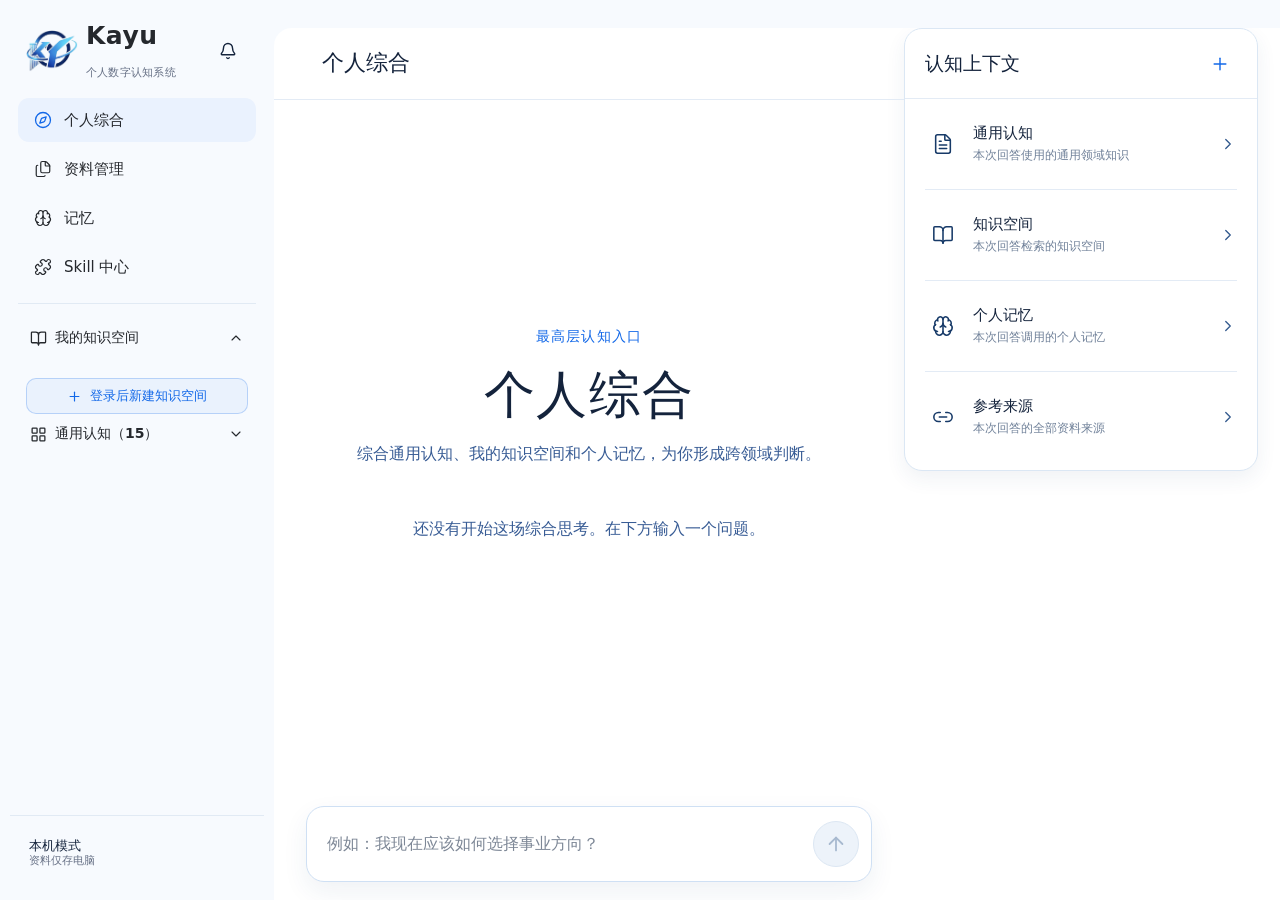
<file: cloud.html>
<!doctype html>
<html lang="zh-CN">
  <head>
    <meta charset="UTF-8" />
    <meta name="viewport" content="width=device-width, initial-scale=1.0" />
    <meta name="theme-color" content="#ffffff" />
    <link rel="icon" type="image/png" href="/assets/kaiyun-logo-aYBAQoxv.png" />
    <title>楷云·个人认知系统</title>
    <script type="module" crossorigin src="/assets/cloud-BvUhWHc9.js"></script>
    <link rel="modulepreload" crossorigin href="/assets/kaiyun-logo-DI6HD0B-.js">
    <link rel="modulepreload" crossorigin href="/assets/globals-vFHPML9I.js">
    <link rel="modulepreload" crossorigin href="/assets/SkillCenterPage-CsjnlOpw.js">
    <link rel="stylesheet" crossorigin href="/assets/globals-BIHWUQiD.css">
    <link rel="stylesheet" crossorigin href="/assets/SkillCenterPage-BXe6NwIH.css">
    <link rel="stylesheet" crossorigin href="/assets/cloud-CEEgpFyu.css">
  </head>
  <body>
    <div id="root"></div>
  </body>
</html>
</file>
<file: assets/globals-BIHWUQiD.css>
:root{--color-background:#fff;--color-surface:#fff;--color-surface-muted:#f6f7f9;--color-text:#25282d;--color-muted:#667085;--color-border:#dce3ec;--color-accent:#1268e8;--color-primary:#1268e8;--color-primary-soft:#eef4fd;--color-primary-pressed:#e3edfc;--color-knowledge:#278c7a;--color-knowledge-soft:#edf7f4;--color-knowledge-pressed:#deefe9;--color-intelligence:#7057d9;--color-intelligence-soft:#f2effb;--color-intelligence-pressed:#e8e1f8;--color-selected:#eef0f2;--color-danger:#b5443d;--font-ui:"Inter", "PingFang SC", "Microsoft YaHei", "Noto Sans SC", system-ui, sans-serif;--font-reading:"PingFang SC", "Microsoft YaHei", "Noto Sans SC", system-ui, sans-serif;--space-1:4px;--space-2:8px;--space-3:12px;--space-4:16px;--space-5:24px;--space-6:32px;--space-7:48px;--space-8:64px;--radius-sm:6px;--radius-md:10px;--content-max-width:1180px;font-family:var(--font-ui);color:var(--color-text);background:var(--color-background);font-synthesis:none;text-rendering:optimizelegibility}*{box-sizing:border-box}html,body,#root{max-width:100%;overflow-x:hidden}.sr-only{white-space:nowrap;clip:rect(0, 0, 0, 0);border:0;width:1px;height:1px;margin:-1px;padding:0;position:absolute;overflow:hidden}body{background:var(--color-background);min-width:320px;min-height:100vh;margin:0}button,input,textarea{font:inherit}.app-shell{background:var(--color-background);flex-direction:column;height:100dvh;min-height:0;display:flex;overflow:hidden}.app-shell .brand-header{flex:none}.app-shell__body{flex:1;min-height:0;display:flex}.app-shell--conversation .app-shell__body,.app-shell--workspace .app-shell__body{background:#f7fafe}.app-sidebar{overscroll-behavior:contain;scrollbar-width:none;-ms-overflow-style:none;min-height:0;overflow-y:auto}.brand-header{height:96px;padding:0 var(--space-6);border-bottom:1px solid var(--color-border);background:var(--color-surface);justify-content:space-between;align-items:center;display:flex}.brand-header__identity,.brand-header__profile,.app-sidebar__item{align-items:center;display:inline-flex}.brand-header__identity{gap:var(--space-3)}.brand-header__logo{object-fit:contain;width:56px;height:48px;display:block}.brand-header__name{letter-spacing:.02em;font-size:28px;font-weight:750}.brand-header__subtitle{margin-left:var(--space-2);color:var(--color-muted);letter-spacing:.04em;font-size:14px}.brand-header__profile{width:38px;height:38px;color:var(--color-text);border:1px solid var(--color-border);cursor:pointer;background:0 0;border-radius:50%;justify-content:center}.brand-header__mobile-menu,.app-shell__backdrop,.app-sidebar__mobile-header{display:none}.brand-header__actions{border:1px solid var(--color-border);background:#ffffffd1;border-radius:16px;align-items:center;gap:6px;padding:4px;display:flex}.brand-header__actions button{font:inherit;cursor:pointer}.brand-header__actions .brand-header__nav-button{--nav-tone:var(--color-primary);--nav-tone-soft:var(--color-primary-soft);width:38px;height:38px;color:var(--color-text);background:0 0;border:1px solid #0000;border-radius:12px;place-items:center;padding:0;transition:color .16s,background .16s,border-color .16s,transform .16s;display:inline-grid;position:relative}.brand-header__actions .brand-header__nav-button:hover,.brand-header__actions .brand-header__nav-button:focus-visible,.brand-header__actions .brand-header__nav-button[aria-current=page]{color:var(--nav-tone);background:var(--nav-tone-soft);border-color:var(--color-border)}.brand-header__nav-button--knowledge{--nav-tone:var(--color-knowledge);--nav-tone-soft:var(--color-knowledge-soft)}.brand-header__nav-button--intelligence{--nav-tone:var(--color-intelligence);--nav-tone-soft:var(--color-intelligence-soft)}.brand-header__actions .brand-header__nav-button:hover{transform:translateY(-1px)}.brand-header__nav-button:after{z-index:20;color:#fff;white-space:nowrap;pointer-events:none;content:attr(data-tooltip);opacity:0;background:#20252c;border-radius:7px;padding:5px 8px;font-size:11px;font-weight:600;line-height:1;transition:opacity .14s,transform .14s;position:absolute;top:calc(100% + 9px);left:50%;transform:translate(-50%,-3px)}.brand-header__nav-button:hover:after,.brand-header__nav-button:focus-visible:after{opacity:1;transform:translate(-50%)}.brand-header__actions .brand-header__account{min-width:142px;min-height:44px;color:var(--color-text);text-align:left;background:var(--color-surface);border:1px solid var(--color-border);border-radius:13px;align-items:center;gap:8px;padding:5px 13px;transition:border-color .16s,box-shadow .16s,transform .16s;display:inline-flex;box-shadow:0 3px 10px #1e37540f}.brand-header__actions .brand-header__account:hover,.brand-header__actions .brand-header__account:focus-visible{border-color:#9ebfe9;transform:translateY(-1px);box-shadow:0 5px 15px #1e5ba421}.brand-header__actions .brand-header__account[data-account-state=guest]{color:#fff;background:var(--color-accent);border-color:var(--color-accent)}.brand-header__account-wrap{position:relative}.announcement-popover-wrap{display:inline-grid;position:relative}.announcement-popover{z-index:70;color:#14233c;background:#fffffffa;border:1px solid #dce7f3;border-radius:16px;width:min(300px,100vw - 28px);padding:16px;animation:.15s ease-out account-menu-enter;position:absolute;top:calc(100% + 10px);right:0;box-shadow:0 18px 48px #18365b24}.announcement-popover-wrap--sidebar .announcement-popover{width:auto;top:calc(100% + 8px);left:16px;right:16px}.announcement-popover__heading{justify-content:space-between;align-items:flex-start;gap:14px;display:flex}.announcement-popover__heading>div{gap:4px;display:grid}.announcement-popover__heading span:first-child{color:#1268e8;letter-spacing:.08em;font-size:11px;font-weight:750}.announcement-popover__heading h2{margin:0;font-size:18px;line-height:1.25}.announcement-popover__status{color:#55708f;white-space:nowrap;background:#edf4fe;border-radius:999px;flex:none;padding:5px 8px;font-size:11px}.announcement-popover p{color:#60738d;border-top:1px solid #e3ebf5;margin:14px 0 0;padding-top:14px;font-size:13px;line-height:1.65}.brand-header__account-menu{z-index:60;width:min(292px,100vw - 32px);color:var(--color-text);background:#fffffffa;border:1px solid #dce7f3;border-radius:16px;padding:16px;animation:.15s ease-out account-menu-enter;position:absolute;top:calc(100% + 12px);right:0;box-shadow:0 18px 48px #18365b29}.brand-header__account-menu:before{content:"";background:linear-gradient(90deg,#166ee8,#69b8ff);border-radius:999px;height:2px;position:absolute;top:0;left:18px;right:18px}.brand-header__account-menu-identity{align-items:center;gap:12px;padding:2px 2px 14px;display:flex}.brand-header__account-menu-avatar{width:40px;height:40px;color:var(--color-accent);background:var(--color-selected);border-radius:12px;flex:0 0 40px;place-items:center;display:inline-grid}.brand-header__account-menu-identity>div{gap:4px;min-width:0;display:grid}.brand-header__account-menu-identity strong,.brand-header__account-menu-identity span{text-overflow:ellipsis;white-space:nowrap;overflow:hidden}.brand-header__account-menu-identity strong{font-size:15px}.brand-header__account-menu-identity span{color:var(--color-muted);letter-spacing:.03em;font-family:ui-monospace,SFMono-Regular,Consolas,monospace;font-size:12px}.brand-header__account-menu-membership{border-top:1px solid var(--color-border);border-bottom:1px solid var(--color-border);justify-content:space-between;align-items:center;gap:16px;padding:12px 2px;display:flex}.brand-header__account-menu-membership span{color:var(--color-muted);font-size:13px}.brand-header__account-menu-membership strong{color:var(--color-accent);font-size:13px}.brand-header__account-menu-usage{min-height:42px;color:var(--color-text);background:#f4f7fb;border-radius:10px;grid-template-columns:auto 1fr auto;align-items:center;gap:10px;margin-top:8px;padding:0 10px;display:grid}.brand-header__account-menu-usage strong{color:var(--color-muted);font-size:13px;font-weight:500}.brand-header__actions .brand-header__account-menu-action{width:100%;min-height:42px;color:var(--color-text);text-align:left;background:0 0;border:0;border-radius:10px;grid-template-columns:auto 1fr auto;align-items:center;gap:10px;margin-top:8px;padding:0 10px;display:grid}.brand-header__actions .brand-header__account-menu-action:hover,.brand-header__actions .brand-header__account-menu-action:focus-visible{color:var(--color-accent);background:var(--color-selected)}@keyframes account-menu-enter{0%{opacity:0;transform:translateY(-5px)scale(.985)}to{opacity:1;transform:translateY(0)scale(1)}}@media (prefers-reduced-motion:reduce){.brand-header__account-menu{animation:none}}.brand-header__account-copy{gap:2px;min-width:0;display:grid}.brand-header__account-primary,.brand-header__account-secondary{text-overflow:ellipsis;white-space:nowrap;overflow:hidden}.brand-header__account-primary{font-size:13px;font-weight:700;line-height:1.1}.brand-header__account-secondary{color:var(--color-muted);font-size:11px;line-height:1.1}.brand-header__account[data-account-state=guest] .brand-header__account-secondary{color:#ffffffc7}.app-sidebar{padding:var(--space-6) var(--space-4) var(--space-5);border-right:1px solid var(--color-border);background:#fffdf875;flex-direction:column;flex:0 0 286px;justify-content:flex-start;display:flex}.app-sidebar__primary{gap:var(--space-2);display:grid}.app-sidebar__secondary{margin-top:var(--space-5);padding-top:var(--space-4);border-top:1px solid var(--color-border)}.app-sidebar__item{--nav-tone:var(--color-primary);--nav-tone-soft:var(--color-primary-soft);--nav-tone-pressed:var(--color-primary-pressed);gap:var(--space-3);width:100%;min-height:44px;padding:0 var(--space-4);color:var(--color-text);text-align:left;border-radius:var(--radius-md);cursor:pointer;background:0 0;border:0;font-size:15px;transition:color .16s,background-color .16s,transform .16s}.app-sidebar__item:focus-visible:not(:disabled){background:var(--nav-tone-soft);outline:none}.app-sidebar__item--memory{--nav-tone:var(--color-knowledge);--nav-tone-soft:var(--color-knowledge-soft);--nav-tone-pressed:var(--color-knowledge-pressed)}.app-sidebar__item--skills{--nav-tone:var(--color-intelligence);--nav-tone-soft:var(--color-intelligence-soft);--nav-tone-pressed:var(--color-intelligence-pressed)}.app-sidebar__item--personal{font-weight:600}.app-sidebar__item--selected{color:var(--color-text);background:var(--nav-tone-soft)}@media (hover:hover) and (pointer:fine){.app-sidebar__item:hover:not(:disabled){background:var(--nav-tone-soft);transform:translateY(-1px)}.app-sidebar__item:hover:not(:disabled) svg{color:var(--nav-tone)}}.app-sidebar__item:active:not(:disabled){background:var(--nav-tone-pressed);transform:translateY(1px)}.app-sidebar__item:focus-visible:not(:disabled) svg,.app-sidebar__item:active:not(:disabled) svg{color:var(--nav-tone)}@media (prefers-reduced-motion:reduce){.app-sidebar__item{transition:none}.app-sidebar__item:hover:not(:disabled),.app-sidebar__item:active:not(:disabled){transform:none}}.app-sidebar__item--selected svg{color:var(--nav-tone)}.app-sidebar__item:focus-visible,.brand-header__profile:focus-visible{box-shadow:0 0 0 3px color-mix(in srgb, var(--nav-tone,var(--color-primary)) 20%, transparent)}.app-sidebar__note{justify-items:center;gap:var(--space-3);padding:var(--space-4) var(--space-2);color:var(--color-muted);text-align:center;display:grid}.category-navigation__toggle,.category-item{width:100%;color:var(--color-text);cursor:pointer;background:0 0;border:0;align-items:center;display:flex}.category-navigation__toggle{gap:var(--space-2);min-height:40px;padding:0 var(--space-3);color:var(--color-text);text-align:left;font-size:14px;font-weight:600}.category-navigation__toggle:focus-visible,.category-item:focus-visible{box-shadow:0 0 0 3px color-mix(in srgb, var(--color-knowledge) 22%, transparent);outline:none}.category-navigation__toggle:hover{color:var(--color-knowledge);background:var(--color-knowledge-soft);border-radius:var(--radius-sm)}.category-navigation__chevron{margin-left:auto;transition:transform .16s}.category-navigation__chevron--open{transform:rotate(180deg)}.category-navigation__items{margin-top:var(--space-2);gap:2px;display:grid}.knowledge-space-navigation__row{grid-template-columns:minmax(0,1fr) 44px;align-items:center;gap:2px;display:grid}.knowledge-space-navigation__archive{white-space:nowrap;width:44px;height:30px;color:var(--color-muted);border-radius:var(--radius-sm);cursor:pointer;background:0 0;border:0;place-items:center;padding:0;font-size:12px;display:grid}.knowledge-space-navigation__archive:hover{color:var(--color-text);background:var(--color-selected)}.knowledge-space-navigation__archive:focus-visible{outline:0;box-shadow:0 0 0 3px #1268e82e}.knowledge-space-navigation__archive:disabled,.knowledge-space-navigation__row .category-item:disabled{cursor:wait;opacity:.58}@media (hover:hover) and (pointer:fine){.knowledge-space-navigation__archive{opacity:0;pointer-events:none}.knowledge-space-navigation__row:hover .knowledge-space-navigation__archive,.knowledge-space-navigation__row:focus-within .knowledge-space-navigation__archive{opacity:1;pointer-events:auto}.knowledge-space-navigation__row:hover .knowledge-space-navigation__archive:disabled,.knowledge-space-navigation__row:focus-within .knowledge-space-navigation__archive:disabled{opacity:.58}}@media (any-pointer:coarse){.knowledge-space-navigation__archive{opacity:1;pointer-events:auto;min-height:44px}}.knowledge-space-navigation__create{width:calc(100% - var(--space-4));justify-content:center;align-items:center;gap:var(--space-2);min-height:36px;margin:var(--space-3) var(--space-2) 0;padding:0 var(--space-3);color:var(--color-primary);border-radius:var(--radius-md);background:#1268e80d;border:1px solid #1268e83d;font-size:13px;font-weight:600;display:flex}.knowledge-space-navigation__create:hover{background:#1268e81a}.knowledge-space-navigation__create:focus-visible,.knowledge-space-navigation__form input:focus-visible,.knowledge-space-navigation__form button:focus-visible{outline:0;box-shadow:0 0 0 3px #1268e82e}.knowledge-space-navigation__form{gap:var(--space-3);margin:var(--space-3) var(--space-2) 0;padding:var(--space-3);border-radius:var(--radius-md);background:#f7faff;border:1px solid #1268e829;display:grid}.knowledge-space-navigation__form label{gap:var(--space-2);color:var(--color-text);font-size:12px;font-weight:600;display:grid}.knowledge-space-navigation__form input,.knowledge-space-navigation__form button{min-width:0;min-height:36px;padding:0 var(--space-3);border-radius:var(--radius-sm)}.knowledge-space-navigation__form input{background:var(--color-surface);border:1px solid var(--color-border);width:100%}.knowledge-space-navigation__form button{color:var(--color-surface);background:var(--color-primary);font-size:12px;font-weight:600}.knowledge-space-navigation__form button:disabled{color:#708096;background:#dfe6ef}.category-item{gap:var(--space-3);min-height:34px;padding:0 var(--space-3) 0 var(--space-5);color:var(--color-text);text-align:left;border-radius:var(--radius-sm);font-size:13px}.knowledge-space-navigation__row .category-item{min-width:0}.knowledge-space-navigation__row .category-item>span:last-child{text-overflow:ellipsis;white-space:nowrap;overflow:hidden}.category-item:hover{color:var(--color-text);background:var(--color-knowledge-soft)}.category-item--selected{color:var(--color-text);background:var(--color-knowledge-soft);box-shadow:inset 2px 0 var(--color-knowledge)}.category-item__dot{border:1px solid #c6cdd7;border-radius:50%;flex:0 0 5px;width:5px;height:5px}.category-item--selected .category-item__dot{background:var(--color-knowledge);border-color:var(--color-knowledge)}.conversation-history__item{border-radius:var(--radius-sm);grid-template-columns:minmax(0,1fr) 34px;min-height:34px;display:grid;position:relative}.conversation-history__item:hover{background:#2f5d5012}.conversation-history__item--selected{color:var(--color-surface);background:var(--color-text)}.conversation-history__restore,.conversation-history__menu-button{color:inherit;cursor:pointer;background:0 0;border:0}.conversation-history__restore{align-items:center;gap:var(--space-3);min-width:0;padding:0 0 0 var(--space-5);text-align:left;font-size:13px;display:flex}.conversation-history__restore span:last-child{text-overflow:ellipsis;white-space:nowrap;overflow:hidden}.conversation-history__actions{place-items:center;display:grid;position:relative}.conversation-history__menu-button{border-radius:var(--radius-sm);place-items:center;width:28px;height:28px;display:grid}.conversation-history__menu-button:hover{background:#808ea02e}.conversation-history__restore:focus-visible,.conversation-history__menu-button:focus-visible,.conversation-history__menu button:focus-visible{outline:none;box-shadow:0 0 0 3px #1268e833}.conversation-history__item--selected .category-item__dot{background:var(--color-primary);border-color:var(--color-primary)}.conversation-history__menu{z-index:5;background:var(--color-surface);border:1px solid var(--color-border);border-radius:var(--radius-sm);min-width:72px;padding:4px;position:absolute;top:30px;right:2px;box-shadow:0 8px 24px #19233024}.conversation-history__menu button{width:100%;min-height:32px;padding:0 var(--space-3);color:#b42318;text-align:left;border-radius:var(--radius-sm);cursor:pointer;background:0 0;border:0}.conversation-history__menu button:hover{background:#fff1f0}.app-sidebar__note p{font-family:var(--font-reading);margin:0;font-size:13px;line-height:1.9}.app-shell__main{flex:1;min-width:0;min-height:0}.app-shell__main--document{overscroll-behavior:contain;scrollbar-width:none;-ms-overflow-style:none;overflow:hidden auto}.app-shell__main--conversation{background:var(--color-surface);min-width:0;min-height:0;box-shadow:none;border:0;border-radius:18px 0 0;margin:28px 0 0;overflow:hidden}.app-shell__main--workspace{overscroll-behavior:contain;background:var(--color-surface);min-width:0;min-height:0;box-shadow:none;scrollbar-width:none;-ms-overflow-style:none;border:0;border-radius:18px 0 0;margin:28px 0 0;overflow:hidden auto}.welcome-panel{min-height:calc(100vh - 76px);padding:var(--space-8);text-align:center;place-content:center;display:grid}.welcome-panel__ornament{margin-bottom:var(--space-6);color:var(--color-accent);letter-spacing:.5em}.welcome-panel h1{max-width:760px;font-family:var(--font-reading);margin:0;font-size:clamp(30px,4vw,48px);font-weight:600;line-height:1.45}.welcome-panel p{margin:var(--space-5) 0 0;color:var(--color-muted);font-size:16px;line-height:1.8}.chat-workspace{width:min(100%,980px);min-height:calc(100vh - 96px);margin:0 auto;padding:clamp(36px,7vw,88px) clamp(20px,6vw,80px) 64px}.chat-workspace.chat-workspace--scrolling{text-align:left;grid-template-rows:minmax(0,1fr) auto;align-content:stretch;justify-items:stretch;width:min(100%,980px);min-width:0;max-width:980px;height:100%;min-height:0;padding:0 clamp(20px,6vw,80px);display:grid;position:relative;overflow:hidden}.chat-workspace__scroll-region{overscroll-behavior:contain;scrollbar-width:none;-ms-overflow-style:none;scrollbar-gutter:auto;min-width:0;min-height:0;overflow:hidden auto}.app-sidebar::-webkit-scrollbar{width:0;height:0}.app-shell__main--document::-webkit-scrollbar{width:0;height:0}.app-shell__main--workspace::-webkit-scrollbar{width:0;height:0}.chat-workspace__scroll-region::-webkit-scrollbar{width:0;height:0}.chat-workspace__scroll-region:focus-visible{outline-offset:-2px;outline:2px solid #1268e859}.chat-workspace__scroll-content{width:100%;min-width:0;padding:clamp(36px, 7vw, 88px) 0 var(--space-8)}.chat-workspace--scrolling.cloud-chat-workspace--empty .chat-workspace__scroll-region{display:grid}.chat-workspace--scrolling.cloud-chat-workspace--empty .chat-workspace__scroll-content{padding-top:var(--space-8);padding-bottom:var(--space-8);text-align:center;align-self:center}.chat-workspace__composer{z-index:2;min-width:0;padding:var(--space-4) 0 max(var(--space-4), env(safe-area-inset-bottom));background:linear-gradient(180deg, #fffdf800 0%, var(--color-background) 24%);display:grid;position:relative}.chat-workspace__return-bottom{z-index:3;bottom:calc(104px + env(safe-area-inset-bottom));min-height:36px;padding:0 var(--space-4);color:var(--color-primary);background:var(--color-surface);cursor:pointer;border:1px solid #bfd2ee;border-radius:999px;align-items:center;gap:6px;font-size:13px;font-weight:600;display:inline-flex;position:absolute;left:50%;transform:translate(-50%);box-shadow:0 10px 28px #21529429}.chat-workspace__return-bottom:hover{background:#f1f6fd}.chat-workspace__return-bottom:focus-visible{outline:2px solid var(--color-primary);outline-offset:2px}.chat-workspace__intro{max-width:720px;margin-bottom:var(--space-8)}.personal-workspace__intro{border:0}.personal-workspace--empty{text-align:center;grid-template-columns:minmax(0,1fr);align-content:center;justify-items:center;width:100%;max-width:none;padding-top:clamp(48px,7vh,80px);padding-bottom:clamp(48px,7vh,80px);display:grid}.personal-workspace--empty .personal-workspace__intro{margin:0 auto clamp(56px,8vh,88px);width:min(100%,760px);margin-inline:auto}.personal-workspace--empty .chat-workspace__eyebrow{color:var(--color-primary);letter-spacing:.08em;font-size:14px;font-weight:600}.personal-workspace--empty .chat-workspace__intro h1{margin:var(--space-5) 0 var(--space-4);color:var(--color-text);letter-spacing:.04em;font-size:clamp(42px,5vw,58px);font-weight:600;line-height:1.2}.personal-workspace--empty .chat-workspace__intro p,.personal-workspace--empty .chat-workspace__empty{color:#385c95;font-size:16px}.personal-workspace--empty .chat-workspace__empty{width:100%;margin-bottom:var(--space-5);border:0;padding:0}.personal-workspace--empty .chat-workspace__empty p{color:inherit}.cloud-chat-workspace--empty{text-align:center;grid-template-columns:minmax(0,1fr);align-content:center;justify-items:center;width:100%;max-width:none;padding-top:clamp(48px,7vh,80px);padding-bottom:clamp(48px,7vh,80px);display:grid}.cloud-chat-workspace--empty .cloud-chat-workspace__intro{width:min(100%,760px);margin:0 auto clamp(56px,8vh,88px);margin-inline:auto}.cloud-chat-workspace--empty .chat-workspace__eyebrow{color:var(--color-primary);letter-spacing:.08em;font-size:14px;font-weight:600}.cloud-chat-workspace--empty .chat-workspace__intro h1{margin:var(--space-5) 0 var(--space-4);color:var(--color-text);letter-spacing:.04em;font-size:clamp(42px,5vw,58px);font-weight:600;line-height:1.2}.cloud-chat-workspace--empty .chat-workspace__intro p,.cloud-chat-workspace--empty .chat-workspace__empty{color:#385c95;font-size:16px}.cloud-chat-workspace--empty .chat-workspace__empty{width:100%;margin-bottom:var(--space-5);border:0;padding:0}.cloud-chat-workspace--empty .chat-workspace__empty p{color:inherit}.answer-sections--personal .answer-section--highlight{border-top-color:var(--color-primary)}.chat-workspace__eyebrow{color:var(--color-accent);letter-spacing:.14em;font-size:12px}.chat-workspace__intro h1,.chat-workspace__intro-title{margin:var(--space-3) 0 var(--space-4);font-family:var(--font-reading);font-size:clamp(32px,5vw,52px);font-weight:600}.chat-workspace__intro p,.chat-workspace__empty p,.chat-workspace__error{color:var(--color-muted);margin:0;line-height:1.8}.knowledge-space-toolbar{margin-top:var(--space-4);align-items:center;display:flex}.cloud-chat-workspace--empty .knowledge-space-toolbar{justify-content:center}.knowledge-space-toolbar__rename,.knowledge-space-toolbar__form button{min-height:36px;padding:0 var(--space-4);color:var(--color-primary);background:var(--color-surface);cursor:pointer;border:1px solid #bfd2ee;border-radius:999px}.knowledge-space-toolbar__rename:hover,.knowledge-space-toolbar__form button:hover{background:#f1f6fd}.knowledge-space-toolbar__form{align-items:end;gap:var(--space-3);text-align:left;display:flex}.knowledge-space-toolbar__form label{color:var(--color-muted);gap:6px;font-size:13px;display:grid}.knowledge-space-toolbar__form input{min-height:38px;padding:0 var(--space-3);color:var(--color-text);background:var(--color-surface);border:1px solid var(--color-border);border-radius:var(--radius-sm)}.knowledge-space-toolbar__form input:focus-visible,.knowledge-space-toolbar__rename:focus-visible,.knowledge-space-toolbar__form button:focus-visible{outline:2px solid var(--color-primary);outline-offset:2px}.knowledge-space-toolbar__form button:disabled{cursor:not-allowed;opacity:.5}.memory-page{width:min(100%,1200px);margin:0 auto;padding:52px 58px 72px}.memory-page__header{margin-bottom:62px}.memory-page__header h1{margin:0 0 var(--space-3);color:var(--color-text);letter-spacing:.02em;font-size:44px;font-weight:600}.memory-page__header p,.memory-confirm p,.memory-item p,.memory-list__empty{color:var(--color-muted);line-height:1.8}.memory-page__header p{margin:0;font-size:16px}.memory-page__view-switch{margin-top:var(--space-5);border:1px solid var(--color-border);background:#f0f3f8;border-radius:10px;gap:2px;padding:4px;display:inline-flex}.memory-page__view-switch button{min-width:76px;min-height:36px;padding:0 var(--space-4);color:var(--color-muted);cursor:pointer;font:inherit;background:0 0;border:0;border-radius:7px}.memory-page__view-switch button[aria-pressed=true]{color:#0d47c6;background:#fff;font-weight:600;box-shadow:0 1px 3px #0f172a1a}.memory-page__view-switch button:focus-visible,.memory-graph__toolbar select:focus-visible,.memory-graph__toolbar button:focus-visible,.memory-graph__detail button:focus-visible{outline:2px solid var(--color-primary);outline-offset:2px}.memory-pending{margin-bottom:60px}.memory-pending>h2{margin:0 0 var(--space-5);font-size:24px;font-weight:600}.memory-confirm{justify-content:space-between;align-items:center;gap:var(--space-6);min-height:96px;padding:var(--space-5) var(--space-6);background:var(--color-surface);border:1px solid #cbd5e5;border-radius:9px;display:flex}.memory-confirm p,.memory-item p{margin:0}.memory-confirm p{color:var(--color-text);font-size:16px}.memory-confirm__actions{gap:var(--space-2);flex:none;display:flex}.memory-confirm button,.memory-item__delete{min-height:46px;padding:0 var(--space-5);color:#fff;background:var(--color-primary);border:1px solid var(--color-primary);cursor:pointer;border-radius:8px}@media (width<=760px){.memory-page{padding:36px 28px 56px}.memory-page__header{margin-bottom:44px}.memory-confirm{flex-direction:column;align-items:flex-start}}.settings-page{width:min(100%,820px);margin:0 auto;padding:clamp(36px,7vw,80px) clamp(20px,6vw,72px) 64px}.settings-page--overview{width:min(100%,1160px);padding:52px 68px 72px}.settings-page__header{margin-bottom:var(--space-7)}.settings-page__header h1{margin:0 0 var(--space-3);letter-spacing:.02em;font-size:44px;font-weight:600}.settings-page__header p{color:var(--color-muted);margin:0;line-height:1.7}.materials-page{width:min(100%,1200px);padding:52px 68px 72px}.materials-page__header{margin-bottom:var(--space-7)}.materials-page__header h1{margin:0 0 var(--space-3);color:var(--color-text);letter-spacing:.02em;font-size:44px;font-weight:600}.materials-page__header p{color:var(--color-muted);margin:0}.materials-page__import-button{align-items:center;gap:var(--space-2);min-height:46px;margin-top:var(--space-6);padding:0 var(--space-5);color:#fff;background:var(--color-primary);border:1px solid var(--color-primary);cursor:pointer;border-radius:8px;font-size:15px;display:inline-flex}.cloud-consent-summary{align-items:center;gap:var(--space-4);min-height:62px;margin-bottom:var(--space-6);padding:0 var(--space-5);color:var(--color-text);border:1px solid #cbd8ed;border-radius:9px;display:flex}.cloud-consent-summary>svg{width:22px;height:22px}.cloud-consent-summary__body{align-items:center;gap:var(--space-7);min-width:0;display:flex}.cloud-consent-summary h2,.cloud-consent-summary span{margin:0;font-size:15px}.cloud-consent-summary h2 a{color:var(--color-text)}.cloud-consent-summary span{color:var(--color-primary)}.cloud-consent-summary button{color:var(--color-text);border:1px solid var(--color-border);cursor:pointer;background:0 0;border-radius:6px;padding:6px 10px}.materials-page__tabs{gap:var(--space-7);margin:0 0 var(--space-4);border-bottom:1px solid var(--color-border);display:flex}.materials-page__tabs button{min-height:50px;color:var(--color-muted);cursor:pointer;background:0 0;border:0;padding:0 4px;font-size:15px;position:relative}.materials-page__tabs button[aria-selected=true]{color:var(--color-primary);font-weight:600}.materials-page__tabs button[aria-selected=true]:after{content:"";background:var(--color-primary);height:2px;position:absolute;bottom:-1px;left:0;right:0}.materials-list{display:grid}.materials-list__item{align-items:center;gap:var(--space-4);border-bottom:1px solid var(--color-border);grid-template-columns:56px minmax(0,1fr) auto 86px;min-height:104px;display:grid}.materials-list__icon{width:48px;height:48px;color:var(--color-text);border:1px solid #d5deed;border-radius:9px;place-items:center;display:grid}.materials-list__icon svg{stroke-width:1.7px;width:26px;height:26px}.materials-list__body h2,.materials-list__body p{margin:0}.materials-list__body h2{margin-bottom:var(--space-2);font-size:19px;font-weight:600}.materials-list__body h2 a{color:var(--color-text)}.materials-list__body p,.materials-list__item time{color:var(--color-muted);font-size:13px}.materials-list__item time{font-variant-numeric:tabular-nums;white-space:nowrap}.materials-list__status{min-width:72px;color:var(--color-primary);text-align:center;background:#edf4ff;border-radius:8px;padding:8px 10px;font-size:13px}@media (width<=900px){.materials-page{padding:36px 28px 56px}.materials-list__item{grid-template-columns:52px minmax(0,1fr) auto}.materials-list__item time{display:none}}@media (width<=620px){.materials-page__header h1{font-size:36px}.cloud-consent-summary__body{flex-direction:column;align-items:flex-start;gap:2px}.materials-page__tabs{gap:var(--space-4);overflow-x:auto}.materials-list__item{gap:var(--space-3);padding:var(--space-4) 0;grid-template-columns:44px minmax(0,1fr)}.materials-list__icon{width:40px;height:40px}.materials-list__status{grid-column:2;justify-self:start}}.cloud-consent__document,.cloud-consent__providers,.cloud-consent__decision,.cloud-consent__action-error,.cloud-consent__dialog{padding:var(--space-5) 0;border-top:1px solid var(--color-border)}.cloud-consent__document h2,.cloud-consent__providers h2,.cloud-consent__decision h2,.cloud-consent__dialog h2,.cloud-consent__provider h3{font-family:var(--font-reading)}.cloud-consent__document p,.cloud-consent__providers p,.cloud-consent__decision p,.cloud-consent__decision li,.cloud-consent__action-error p,.cloud-consent__provider p{color:var(--color-muted);line-height:1.8}.cloud-consent__provider{padding:var(--space-4) 0}.cloud-consent__actions{gap:var(--space-3);flex-wrap:wrap;display:flex}.cloud-consent__actions button,.cloud-consent__decision>button{padding:var(--space-2) var(--space-4);color:var(--color-surface);background:var(--color-text);border:1px solid var(--color-text);border-radius:var(--radius-sm);cursor:pointer}.cloud-consent__actions .button-secondary,.cloud-consent__decision>.button-secondary{color:var(--color-text);border-color:var(--color-border);background:0 0}.cloud-consent__actions button:disabled,.cloud-consent__decision>button:disabled{cursor:not-allowed;opacity:.45}.cloud-consent__dialog{width:min(100%,520px);padding:var(--space-5);background:var(--color-surface);border:1px solid var(--color-accent);border-radius:var(--radius-md);margin:0}.cloud-consent__dialog-backdrop{z-index:10;padding:var(--space-5);background:#1a383052;place-items:center;display:grid;position:fixed;inset:0}.settings-status-list{display:grid}.settings-section{min-width:0;padding:var(--space-6) 0;border-top:1px solid var(--color-border)}.settings-section>h2,.settings-sync__header h2{margin:0 0 var(--space-4);font-size:22px;font-weight:600}.material-import,.material-import-gate{margin:var(--space-6) 0 var(--space-8);padding:var(--space-5) 0;border-top:2px solid var(--color-accent);border-bottom:1px solid var(--color-border)}.material-import__header h2,.material-import__header p,.material-import__success h3,.material-import__success p{margin:0}.material-import__header h2,.material-import fieldset legend,.material-import__success h3{font-family:var(--font-reading)}.material-import__header>span{color:var(--color-accent);letter-spacing:.12em;font-size:12px}.material-import__header h2{margin:var(--space-2) 0;font-size:24px}.material-import__header p,.material-import__success p{color:var(--color-muted);line-height:1.7}.material-import__grid{gap:var(--space-4);margin-top:var(--space-5);grid-template-columns:repeat(3,minmax(0,1fr));display:grid}.material-import fieldset{gap:var(--space-2);min-width:0;height:100%;padding:var(--space-4);border:1px solid var(--color-border);border-radius:var(--radius-md);margin:0;display:grid}.material-import label{margin-top:var(--space-2);font-size:13px}.material-import input,.material-import select{width:100%;min-width:0;color:var(--color-text);background:var(--color-surface);border:1px solid var(--color-border);border-radius:var(--radius-sm);padding:9px 10px}.material-import button{margin-top:var(--space-3);color:var(--color-surface);background:var(--color-text);border:1px solid var(--color-text);border-radius:var(--radius-sm);cursor:pointer;padding:9px 12px}.material-import button:disabled{cursor:not-allowed;opacity:.45}.material-import__success,.material-import__error{margin-top:var(--space-4);padding:var(--space-4);border:1px solid var(--color-accent);border-radius:var(--radius-sm)}.material-import__error{color:var(--color-danger);border-color:var(--color-danger)}.local-media-import{margin-bottom:var(--space-6);padding-bottom:var(--space-6);border-bottom:1px solid var(--color-border)}.local-media-import form{max-width:560px;margin-top:var(--space-5)}.local-media-job,.local-media-transcript{margin:var(--space-6) 0;padding:var(--space-5) 0;border-top:1px solid var(--color-border)}.local-media-job progress{width:min(100%,520px)}.local-media-job .settings-actions{gap:var(--space-3);flex-wrap:wrap;display:flex}.local-media-job button,.local-media-transcript button{border:1px solid var(--color-border);border-radius:var(--radius-sm);cursor:pointer;padding:8px 12px}.local-media-job .button-danger{color:var(--color-danger);background:var(--color-surface);border-color:var(--color-danger)}.local-media-transcript audio{width:min(100%,720px);margin:var(--space-4) 0;display:block}.local-media-transcript__segments{gap:var(--space-3);padding:0;list-style:none;display:grid}.local-media-transcript__segments li{align-items:start;gap:var(--space-3);grid-template-columns:auto auto minmax(0,1fr);line-height:1.7;display:grid}@media (width<=760px){.material-import__grid{grid-template-columns:1fr}}.settings-status-item{align-items:center;gap:var(--space-5);min-height:48px;padding:var(--space-2) 0;grid-template-columns:minmax(160px,1fr) minmax(120px,auto);display:grid}.settings-status-item h3,.settings-status-item p{margin:0}.settings-status-item h3{font-size:15px;font-weight:500}.settings-status-item p{color:var(--color-muted);font-size:14px}.settings-status-item--service{grid-template-columns:minmax(160px,1fr) minmax(180px,1.2fr) minmax(100px,auto)}.settings-status-value{color:#087a4f;justify-self:end;font-size:14px;font-weight:500}.status-badge{color:var(--color-text);border:1px solid var(--color-border);border-radius:999px;flex:none;padding:5px 10px;font-size:12px}.status-badge--ready{border-color:var(--color-text)}.status-badge--processing{border-color:var(--color-accent)}.status-badge--degraded{border-color:var(--color-danger)}.settings-sync{padding-bottom:0}.settings-sync__header{justify-content:space-between;align-items:flex-start;gap:var(--space-5);margin-bottom:var(--space-5);display:flex}.settings-sync__header>div{min-width:0}.settings-sync__header h2,.settings-sync__header p,.settings-sync__group h3,.settings-sync__group p{margin:0}.settings-sync__header h2{margin-bottom:var(--space-2)}.settings-sync__header p{color:var(--color-muted);overflow-wrap:anywhere;font-size:13px;line-height:1.7}.settings-sync__groups{margin-top:var(--space-6);grid-template-columns:repeat(3,minmax(0,1fr));display:grid}.settings-sync__group{min-width:0;padding:0 var(--space-6);border-left:1px solid var(--color-border)}.settings-sync__group:first-child{border-left:0;padding-left:0}.settings-sync__group h3{margin-bottom:var(--space-2);color:var(--color-muted);font-size:14px;font-weight:500}.settings-sync__group strong{margin-bottom:var(--space-1);font-variant-numeric:tabular-nums;font-size:30px;font-weight:500;display:block}.settings-sync__group p{color:var(--color-muted);font-size:13px}.memory-confirm .button-secondary,.memory-item__delete{color:var(--color-muted);border-color:var(--color-border);background:0 0}.memory-list{display:grid}.memory-list__heading{justify-content:flex-start;align-items:center;gap:var(--space-4);border-bottom:1px solid var(--color-border);min-height:52px;display:flex}.memory-list__heading h2{margin:0;font-size:24px;font-weight:600}.memory-list__heading span{color:var(--color-muted);font-size:14px}.memory-item{align-items:center;gap:var(--space-4);border-bottom:1px solid var(--color-border);grid-template-columns:minmax(0,1fr) auto;min-height:78px;padding:0 2px;display:grid}.memory-item__summary{align-items:center;gap:var(--space-4);min-width:0;padding:var(--space-3) 2px;color:inherit;text-align:left;cursor:pointer;background:0 0;border:0;border-radius:10px;grid-template-columns:minmax(180px,240px) minmax(0,1fr) auto;display:grid}.memory-item__summary:hover{background:#f7faff}.memory-item__summary:focus-visible{outline:2px solid var(--color-primary);outline-offset:2px}.memory-item__kind{color:var(--color-text);font-size:16px;font-weight:600}.memory-item__meta{gap:4px;display:grid}.memory-item__meta span{color:var(--color-muted);font-size:13px}.memory-item__content{min-width:0;color:var(--color-text);overflow-wrap:anywhere;-webkit-line-clamp:2;-webkit-box-orient:vertical;font-size:15px;line-height:1.7;display:-webkit-box;overflow:hidden}.memory-item__content[data-expanded=true]{display:block;overflow:visible}.memory-item__toggle{color:var(--color-primary);white-space:nowrap;font-size:13px}.memory-item__delete{width:auto;min-height:40px;padding:0 var(--space-4);color:#5d6470;place-items:center;display:grid}.memory-item__delete svg{stroke-width:1.7px;width:20px;height:20px}.memory-graph{min-width:0;overflow:hidden}.memory-graph__toolbar{border-bottom:1px solid #e2ebf7;justify-content:space-between;align-items:center;gap:20px;min-height:58px;margin-bottom:18px;padding-bottom:18px;display:flex}.memory-graph__toolbar-main,.memory-graph__toolbar-actions{align-items:center;gap:12px;min-width:0;display:flex}.memory-graph__filter{color:#1268e8;background:0 0;border:0;align-items:center;min-width:170px;height:44px;padding-left:4px;display:flex}.memory-graph__filter svg{stroke-width:1.8px;flex:none;width:20px;height:20px}.memory-graph__filter select{color:#112a52;width:100%;min-width:0;height:42px;font:inherit;background:0 0;border:0;outline:0;padding:0 10px;font-weight:650}.memory-graph__filter:focus-within{background:0 0}.memory-graph__filter select:focus-visible{text-underline-offset:5px;outline:none;-webkit-text-decoration:underline #9fb8d7;text-decoration:underline #9fb8d7}.memory-graph__summary{color:#244b83;white-space:nowrap;margin:0;font-size:14px}.memory-graph__live-status{color:#1268e8;white-space:nowrap;align-items:center;gap:6px;font-size:13px;display:inline-flex}.memory-graph__live-status>span{background:#1268e8;border-radius:50%;width:7px;height:7px;box-shadow:0 0 0 4px #1268e81a}.memory-graph__toolbar-actions button{color:#173d74;min-height:42px;font:inherit;cursor:pointer;background:#fff;border:1px solid #cfe0f5;border-radius:11px;justify-content:center;align-items:center;gap:7px;padding:0 14px;font-size:14px;display:inline-flex}.memory-graph__toolbar-actions button:hover{color:#0b5bd3;background:#f5f9ff;border-color:#9fc2f1}.memory-graph__toolbar-actions button svg{stroke-width:1.8px;width:18px;height:18px}.memory-graph__toolbar-actions .memory-graph__icon-button{width:42px;padding:0}.memory-graph__workspace{background:0 0;grid-template-columns:minmax(0,1fr) minmax(280px,31%);gap:18px;min-width:0;display:grid}.memory-graph__canvas-wrap{background:#f4f8fd;border:1px solid #dce8f6;border-radius:16px;min-width:0;min-height:520px;position:relative;overflow:hidden}.memory-graph__canvas{cursor:grab;touch-action:none;-webkit-user-select:none;user-select:none;background:#f4f8fd;width:100%;min-width:0;height:clamp(520px,100vh - 330px,680px);display:block;overflow:hidden}.memory-graph__canvas:active{cursor:grabbing}.memory-graph__edges line{stroke:#9fc4f2;stroke-opacity:.72;stroke-width:1.25px;transition:opacity .16s,stroke .16s,stroke-width .16s}.memory-graph__node{cursor:pointer;outline:none;transition:opacity .16s}.memory-graph__node-hit{fill:#0000;pointer-events:all;stroke:none}.memory-graph__node-dot{stroke:#fff;stroke-width:2px;transition:stroke .16s,stroke-width .16s,opacity .16s}.memory-graph__node--memory .memory-graph__node-dot{fill:var(--memory-node-color,#2563eb)}.memory-graph__node text{fill:#0f2b55;paint-order:stroke;pointer-events:auto;stroke:#f4f8fd;stroke-width:5px;stroke-linejoin:round;font-size:14px;font-weight:650}.memory-graph__node[aria-pressed=true] text{font-size:16px;font-weight:700}.memory-graph__node:hover .memory-graph__node-dot,.memory-graph__node:focus-visible .memory-graph__node-dot,.memory-graph__node[aria-pressed=true] .memory-graph__node-dot{stroke:#102a55;stroke-width:3px}.memory-graph__detail{background:#fff;border:1px solid #dce8f6;border-radius:16px;flex-direction:column;min-width:0;min-height:520px;max-height:clamp(520px,100vh - 330px,680px);padding:26px 24px 22px;display:flex;overflow-y:auto;box-shadow:0 12px 30px #2c538414}.memory-graph__detail h2{color:#102a55;margin:0 0 24px;font-size:24px;font-weight:720}.memory-graph__detail-meta{color:#183866;grid-template-columns:24px minmax(0,1fr);align-items:center;gap:10px;min-height:36px;display:grid}.memory-graph__detail-meta svg{color:#1268e8;stroke-width:1.8px;width:20px;height:20px}.memory-graph__detail-meta strong,.memory-graph__detail-meta span{min-width:0;font-size:14px;font-weight:560}.memory-graph__detail>p{color:var(--color-muted);margin:0;line-height:1.75}.memory-graph__detail-content{overflow-wrap:anywhere;white-space:pre-wrap;border-top:1px solid #e0eaf6;border-bottom:1px solid #e0eaf6;padding:20px 0;font-size:15px;color:#142f58!important;margin-top:18px!important;line-height:1.8!important}.memory-graph__relations{margin-top:2px}.memory-graph__relations h3{color:#102a55;margin:0 0 10px;font-size:17px;font-weight:680}.memory-graph__relations>p{color:#7689a4;margin:0;font-size:13px;line-height:1.65}.memory-graph__relation-list{display:grid}.memory-graph__relation-list button{color:#193964;min-height:42px;font:inherit;text-align:left;cursor:pointer;background:0 0;border:0;border-bottom:1px solid #e5edf7;grid-template-columns:14px minmax(0,1fr) auto;align-items:center;gap:9px;padding:0 2px;font-size:13px;display:grid}.memory-graph__relation-list button:hover,.memory-graph__relation-list button:focus-visible{color:#0b5bd3;background:#f7faff}.memory-graph__relation-list button>span:nth-child(2){text-overflow:ellipsis;white-space:nowrap;overflow:hidden}.memory-graph__relation-list output{color:#244b83;font-variant-numeric:tabular-nums;font-size:12px}.memory-graph__relation-dot{background:#4d8fef;border:2px solid #e9f2ff;border-radius:50%;width:9px;height:9px}.memory-graph__archive{color:#b42318;min-height:36px;font:inherit;cursor:pointer;background:#fff;border:1px solid #f2b8b5;border-radius:9px;justify-content:center;align-self:flex-end;align-items:center;gap:7px;margin-top:auto;padding:0 12px;font-size:13px;display:inline-flex}.memory-graph__archive svg{width:16px;height:16px}.memory-graph__archive:disabled{cursor:wait;opacity:.55}.memory-graph__empty{min-height:320px;color:var(--color-muted);background:#f8fafc;border:1px solid #d8e1ef;border-radius:14px;place-items:center;margin:0;display:grid}@media (width<=1100px){.memory-graph__toolbar{flex-direction:column;align-items:stretch}.memory-graph__toolbar-main,.memory-graph__toolbar-actions{flex-wrap:wrap}.memory-graph__workspace{grid-template-columns:minmax(0,1fr)}.memory-graph__detail{min-height:360px;max-height:none}}@media (width<=760px){.memory-graph__filter{width:100%}.memory-graph__canvas-wrap,.memory-graph__canvas{height:420px;min-height:420px}.memory-graph__detail{min-height:320px;max-height:none}}@media (width<=620px){.memory-page__header h1{font-size:36px}.memory-confirm__actions{flex-wrap:wrap}.memory-item{padding:var(--space-4) 0;grid-template-columns:minmax(0,1fr) 40px}.memory-item__summary{grid-template-columns:minmax(0,1fr) auto;padding:0}.memory-item__delete{grid-area:1/2}.memory-item__meta,.memory-item__content{grid-column:1}.memory-item__toggle{grid-area:1/2/span 2}}.chat-workspace__empty{padding:var(--space-6) 0;border-top:1px solid var(--color-border)}.answer-sections{gap:var(--space-3);margin-bottom:var(--space-8);display:grid}.conversation-timeline{gap:var(--space-8);margin-bottom:var(--space-8);display:grid}.conversation-turn{gap:var(--space-5);display:grid}.conversation-turn__question{max-width:min(86%,620px);padding:var(--space-4) 0;justify-self:end}.conversation-turn__question p{margin:0;line-height:1.7}.personal-answer-export{margin-top:calc(var(--space-4) * -1);justify-self:start;position:relative}.personal-answer-export__toggle,.personal-answer-export__formats button{color:#4c617f;font:inherit;cursor:pointer;background:0 0;border:0;font-size:13px;line-height:1.4}.personal-answer-export__toggle{background:#fff;border:1px solid #dbe4ef;border-radius:9px;align-items:center;gap:7px;min-height:36px;padding:7px 10px;display:inline-flex}.personal-answer-export__toggle:hover,.personal-answer-export__toggle:focus-visible,.personal-answer-export__formats button:hover,.personal-answer-export__formats button:focus-visible{color:#165fc7;background:#f4f8ff;outline:none}.personal-answer-export__toggle:focus-visible,.personal-answer-export__formats button:focus-visible{box-shadow:0 0 0 3px #165fc729}.personal-answer-export__toggle:disabled,.personal-answer-export__formats button:disabled{cursor:wait;opacity:.62}.personal-answer-export__chevron{transition:transform .14s}.personal-answer-export__chevron[data-expanded=true]{transform:rotate(180deg)}.personal-answer-export__formats{z-index:4;background:#fff;border:1px solid #dbe4ef;border-radius:10px;min-width:172px;padding:6px;display:grid;position:absolute;top:calc(100% + 6px);left:0;box-shadow:0 14px 36px #1f344f24}.personal-answer-export__formats button{text-align:left;border-radius:7px;padding:9px 10px}.personal-answer-export__success,.personal-answer-export__error{margin:7px 0 0;font-size:12px}.personal-answer-export__success{color:#28704b}.personal-answer-export__error{color:var(--color-danger,#b42318)}.answer-section{padding:var(--space-5) 0;border-top:1px solid var(--color-border)}.answer-section--highlight{padding-top:var(--space-6)}.answer-section__logo{width:44px;height:auto;margin:0 0 var(--space-3);display:block}.cloud-answer-stage{min-height:36px}.cloud-answer-thinking{align-content:center;justify-items:start;gap:6px;min-height:36px;display:grid}.cloud-answer-thinking__flow{align-items:center;gap:7px;height:10px;display:inline-flex}.cloud-answer-thinking__dot{background:#69a6f6;border-radius:50%;width:7px;height:7px;animation:1.35s ease-in-out infinite cloud-answer-thinking-flow;box-shadow:0 0 8px #1268e847}.cloud-answer-thinking__dot:nth-child(2){animation-delay:.15s}.cloud-answer-thinking__dot:nth-child(3){animation-delay:.3s}.cloud-answer-thinking__label{color:#6f82a0;font-size:12px;line-height:1.5}@keyframes cloud-answer-thinking-flow{0%,60%,to{opacity:.38;transform:translateY(0)scale(.82)}30%{opacity:1;transform:translateY(-2px)scale(1)}}.answer-section p,.answer-section li{color:var(--color-muted);line-height:1.8}.answer-section p{margin:0}.answer-content{gap:var(--space-4);width:100%;max-width:780px;color:var(--color-muted);overflow-wrap:anywhere;font-size:16px;line-height:1.85;display:grid}.answer-content>*{margin:0}.answer-content h1,.answer-content h2,.answer-content h3,.answer-content h4,.answer-content h5,.answer-content h6{color:var(--color-text);font-family:var(--font-reading);line-height:1.45}.answer-content h1,.answer-content h2{margin-top:var(--space-3);font-size:20px}.answer-content h3,.answer-content h4,.answer-content h5,.answer-content h6{margin-top:var(--space-2);font-size:17px}.answer-content strong{color:var(--color-text);font-weight:650}.answer-content ul,.answer-content ol{gap:var(--space-2);padding-left:var(--space-5);display:grid}.answer-content li{padding-left:var(--space-1)}.answer-content li::marker{color:var(--color-accent)}.answer-content blockquote{padding-left:var(--space-4);border-left:3px solid color-mix(in srgb, var(--color-accent) 34%, var(--color-border))}.answer-content hr{border:0;border-top:1px solid var(--color-border);width:100%}.answer-content code{color:var(--color-text);background:var(--color-surface-muted);border-radius:4px;padding:2px 5px;font-family:ui-monospace,SFMono-Regular,Consolas,Liberation Mono,monospace;font-size:.92em}.answer-content pre{max-width:100%;padding:var(--space-4);background:var(--color-surface-muted);border:1px solid var(--color-border);border-radius:8px;overflow-x:auto}.answer-content pre code{background:0 0;border-radius:0;padding:0}.answer-content a{color:var(--color-accent);text-underline-offset:3px}.answer-source-summary{width:fit-content;max-width:100%;margin-top:var(--space-4);color:var(--color-muted);font-size:12px}.answer-source-summary__toggle{max-width:100%;min-height:30px;color:inherit;font:inherit;text-align:left;border:1px solid var(--color-border);cursor:pointer;background:0 0;border-radius:8px;align-items:center;gap:6px;padding:5px 9px;display:inline-flex}.answer-source-summary__toggle:hover{color:var(--color-accent);border-color:color-mix(in srgb, var(--color-accent) 34%, var(--color-border))}.answer-source-summary__toggle:focus-visible{outline:2px solid color-mix(in srgb, var(--color-accent) 38%, transparent);outline-offset:2px}.answer-source-summary__chevron{flex:none;transition:transform .16s}.answer-source-summary__chevron[data-expanded=true]{transform:rotate(180deg)}.answer-source-summary__details{gap:6px;margin:8px 0 0;padding:0;list-style:none;display:grid}.answer-source-summary__details li{border-left:2px solid color-mix(in srgb, var(--color-accent) 28%, var(--color-border));grid-template-columns:minmax(64px,auto) minmax(0,1fr);align-items:baseline;gap:10px;padding-left:10px;display:grid}.answer-source-summary__details span{color:var(--color-accent);font-size:11px}.answer-source-summary__details strong{min-width:0;color:var(--color-muted);overflow-wrap:anywhere;font-size:12px;font-weight:500}.answer-section ul{gap:var(--space-2);margin:0;padding-left:20px;display:grid}.chat-composer{gap:var(--space-3);padding:var(--space-5);border:1px solid var(--color-border);border-radius:var(--radius-md);background:#fffdf8db;display:grid;box-shadow:0 14px 36px #1a38300f}.chat-composer label{color:var(--color-text);font-size:13px;font-weight:600}.chat-composer textarea{width:100%;padding:var(--space-3);color:var(--color-text);background:var(--color-surface);border:1px solid var(--color-border);border-radius:var(--radius-sm);resize:vertical}.chat-composer textarea:focus-visible{outline-offset:2px;outline:2px solid #b87b1e73}.chat-composer button{min-width:104px;padding:var(--space-2) var(--space-4);color:var(--color-surface);background:var(--color-text);border-radius:var(--radius-sm);cursor:pointer;border:0;justify-self:end}.chat-composer button:disabled{cursor:not-allowed;opacity:.45}.chat-composer--personal-home{justify-self:center;align-items:center;gap:var(--space-4);background:linear-gradient(#fff 0%,#fbfdff 100%);border-color:#c8d8ee;border-radius:20px;grid-template-columns:minmax(0,1fr) auto;width:min(100%,680px);min-height:74px;padding:8px 12px 8px 18px;transition:border-color .16s,box-shadow .16s;box-shadow:0 18px 44px #2152941a,0 2px 8px #2152940d}.answer-memory-selector{gap:var(--space-3);margin-top:var(--space-4);display:grid}.answer-memory-selector__actions{gap:var(--space-3);align-items:center;display:flex}.answer-memory-selector__actions button{color:var(--color-surface);background:var(--color-text);border-radius:var(--radius-sm);cursor:pointer;border:0;align-items:center;gap:6px;padding:8px 14px;font-weight:600;display:inline-flex}.answer-memory-selector__actions button:disabled{cursor:default;opacity:.45}.answer-memory-selector p{color:#b42318;margin:0}.chat-composer--personal-home:hover{border-color:#a8bfdf}.chat-composer--personal-home:focus-within{border-color:var(--color-primary);box-shadow:0 0 0 4px #1268e81f,0 20px 48px #21529424}.chat-composer--personal-home .chat-composer__search{color:#45658d}.chat-composer--personal-home textarea{min-height:28px;color:var(--color-text);resize:none;background:0 0;border:0;border-radius:0;padding:2px 0;font-size:16px;line-height:24px;overflow:hidden}.chat-composer--personal-home textarea::placeholder{color:#7d8796;opacity:1}.chat-composer--personal-home textarea:focus-visible{outline:0}.chat-composer--personal-home button{color:#7895bc;opacity:1;background:#eef4ff;border:1px solid #d8e5f7;border-radius:50%;place-items:center;width:44px;min-width:44px;height:44px;padding:0;transition:color .16s,background .16s,border-color .16s,transform .16s;display:grid}.chat-composer--personal-home button:not(:disabled){color:#fff;background:var(--color-primary);border-color:var(--color-primary);box-shadow:0 8px 18px #1268e83d}.chat-composer--personal-home button:not(:disabled):hover{transform:translateY(-1px)}.chat-composer--personal-home button:focus-visible{outline:0;box-shadow:0 0 0 3px #1268e833}.chat-workspace__error{margin-bottom:var(--space-4);color:var(--color-danger)}.feedback-state{justify-items:center;gap:var(--space-3);padding:var(--space-6);color:var(--color-muted);display:grid}.feedback-state p{margin:0}.feedback-state--error{color:var(--color-danger)}.feedback-state button{padding:var(--space-2) var(--space-4);color:inherit;border-radius:var(--radius-sm);cursor:pointer;background:0 0;border:1px solid}.feedback-state__spinner{border:2px solid var(--color-border);border-top-color:var(--color-accent);border-radius:50%;width:20px;height:20px;animation:.8s linear infinite feedback-spin}@keyframes feedback-spin{to{transform:rotate(360deg)}}.app-shell--conversation .app-sidebar,.app-shell--workspace .app-sidebar{width:274px;box-shadow:none;background:#f7fafe;border-right:0;flex-basis:274px;padding:0 10px 18px;overflow:hidden}.app-sidebar__conversation-brand{grid-template-columns:minmax(0,1fr) 38px;align-items:center;gap:6px;min-height:98px;padding:12px 16px 8px;display:grid;position:relative}.announcement-popover-wrap--sidebar{position:static}.brand-header__identity--sidebar{grid-template-rows:auto auto;grid-template-columns:52px minmax(0,1fr);column-gap:8px;min-width:0;display:grid}.brand-header__identity--sidebar .brand-header__logo{grid-row:1/3;align-self:center;width:52px;height:46px}.brand-header__identity--sidebar .brand-header__name{align-self:end;font-size:25px;line-height:1.05}.brand-header__identity--sidebar .brand-header__subtitle{letter-spacing:.02em;align-self:start;margin:4px 0 0;font-size:11px;line-height:1.2}.app-sidebar__notification{color:#14233c;cursor:pointer;background:0 0;border:1px solid #0000;border-radius:11px;place-items:center;width:36px;height:36px;padding:0;transition:color .15s,background .15s,border-color .15s,transform .15s;display:inline-grid}.app-sidebar__notification:hover,.app-sidebar__notification:focus-visible,.app-sidebar__notification[aria-current=page]{color:#1268e8;background:#edf4ff;border-color:#d9e6f7;outline:none}.app-sidebar__notification:active{transform:translateY(1px)}.app-shell--conversation .app-sidebar__primary,.app-shell--workspace .app-sidebar__primary{gap:5px;padding:0 8px}.app-shell--conversation .app-sidebar__item,.app-shell--workspace .app-sidebar__item{--nav-tone:#1268e8;--nav-tone-soft:#eaf2fe;--nav-tone-pressed:#dfeafb;border-radius:11px;min-height:44px}.app-shell--conversation .app-sidebar__secondary,.app-shell--workspace .app-sidebar__secondary{overscroll-behavior:contain;scrollbar-width:none;border-top-color:#e1eaf4;flex:1;min-height:0;margin:14px 8px 0;padding-top:14px;overflow-y:auto}.app-shell--conversation .app-sidebar__secondary::-webkit-scrollbar{width:0;height:0}.app-shell--workspace .app-sidebar__secondary::-webkit-scrollbar{width:0;height:0}.app-sidebar__footer{border-top:1px solid #e1eaf4;flex:none;padding:14px 8px 0}.app-sidebar__footer .brand-header__account-wrap{width:100%}.app-sidebar__footer .brand-header__account{color:#14233c;text-align:left;cursor:pointer;background:0 0;border:1px solid #0000;border-radius:12px;width:100%;min-height:52px;padding:8px 10px;transition:background .15s,border-color .15s;display:grid}.app-sidebar__footer .brand-header__account:hover,.app-sidebar__footer .brand-header__account:focus-visible,.app-sidebar__footer .brand-header__account[aria-expanded=true]{background:#edf4fe;border-color:#d8e5f5;outline:none}.app-sidebar__footer .brand-header__account[data-account-state=guest]{color:#14233c}.app-sidebar__footer .brand-header__account[data-account-state=guest] .brand-header__account-secondary{color:#6b7d95}.app-sidebar__footer .brand-header__account-menu{width:246px;inset:auto auto calc(100% + 10px) 0}.app-sidebar__footer .brand-header__account-menu-action,.brand-header__account-menu-action--primary{color:#14233c;text-align:left;cursor:pointer;background:0 0;border:0;border-radius:10px;grid-template-columns:auto 1fr auto;align-items:center;gap:10px;width:100%;min-height:42px;margin-top:8px;padding:0 10px;display:grid}.brand-header__account-menu-action--primary{color:#1268e8;background:#edf4fe;grid-template-columns:1fr auto}.app-sidebar__footer .brand-header__account-menu-action:hover,.app-sidebar__footer .brand-header__account-menu-action:focus-visible{color:#1268e8;background:#edf4fe;outline:none}.cloud-chat-layout{background:#fff;grid-template-columns:minmax(0,1fr) minmax(326px,376px);width:100%;min-width:0;height:100%;min-height:0;display:grid}.cloud-chat-layout .chat-workspace.chat-workspace--scrolling{grid-template-rows:auto minmax(0,1fr) auto;width:100%;max-width:none;padding:0;overflow:visible}.chat-workspace__topbar{border-bottom:1px solid #e3ebf5;justify-content:space-between;align-items:center;gap:16px;min-height:72px;padding:0 48px;display:flex}.chat-workspace__topbar h1{color:#14233c;margin:0;font-size:22px;font-weight:720;line-height:1.2}.chat-workspace__topbar .knowledge-space-toolbar{margin:0}.cloud-chat-layout .chat-workspace__scroll-content{width:min(100%,1020px);margin:0 auto;padding:30px 48px 24px}.cloud-chat-layout .conversation-timeline{gap:30px;margin-bottom:20px}.cloud-chat-layout .conversation-turn{gap:18px}.cloud-chat-layout .conversation-turn__question{color:#14233c;background:0 0;border:0;max-width:min(86%,620px);padding:8px 0;font-weight:560}.cloud-chat-layout .answer-section{border-top-color:#e3ebf5;padding:18px 0}.cloud-chat-layout .answer-section--highlight{padding-top:20px}.cloud-chat-layout .answer-section__logo{width:40px;margin-bottom:10px}.cloud-chat-layout .answer-source-summary{display:none}.cloud-chat-layout .chat-workspace__composer{padding:12px 32px max(18px, env(safe-area-inset-bottom));background:linear-gradient(#fff0 0%,#fff 28%)}.cloud-chat-layout .chat-composer--personal-home{background:#fff;border-color:#cfe0f4;border-radius:18px;grid-template-columns:minmax(0,1fr) auto;justify-self:center;gap:12px;width:min(100%,728px);max-width:728px;min-height:76px;padding:10px 12px 10px 20px;box-shadow:0 10px 26px #1e427012}.cloud-chat-layout .chat-composer--personal-home:focus-within{border-color:#8bb8ef;box-shadow:0 0 0 3px #1268e817,0 12px 30px #1e427017}.cloud-chat-layout .chat-composer--personal-home button{color:#fff;width:46px;min-width:46px;height:46px;box-shadow:none;background:#0f3478;border-color:#0f3478}.cloud-chat-layout .chat-composer--personal-home button:disabled{color:#a8bad0;opacity:1;background:#edf3fa;border-color:#dce7f3}.cloud-chat-layout .chat-composer--personal-home button:not(:disabled){background:#0f3478;border-color:#0f3478;box-shadow:0 7px 16px #0f347833}.cloud-chat-layout .chat-composer--personal-home button:not(:disabled):hover{background:#1268e8;border-color:#1268e8}.cloud-chat-layout .chat-workspace__return-bottom{bottom:calc(100px + env(safe-area-inset-bottom))}.cloud-chat-layout .cloud-chat-workspace--empty .chat-workspace__scroll-content{align-self:center;padding-top:28px;padding-bottom:28px}.cloud-chat-layout .cloud-chat-workspace--empty .cloud-chat-workspace__intro{margin:0 auto 46px}.cloud-chat-layout .cloud-chat-workspace--empty .chat-workspace__intro-title{color:#14233c;letter-spacing:.03em;margin:18px 0 14px;font-size:clamp(38px,4vw,54px);font-weight:650;line-height:1.2}.cloud-chat-layout__context{background:#fff;min-width:0;padding:0 22px 0 0}.answer-context{color:#14233c;background:#fff;border:1px solid #dbe7f4;border-radius:18px;width:100%;box-shadow:0 8px 20px #24477012}.answer-context__header{border-bottom:1px solid #e3ebf5;justify-content:space-between;align-items:center;gap:16px;min-height:70px;padding:0 20px;display:flex}.answer-context__header h2{margin:0;font-size:19px;font-weight:720}.answer-context__header button{color:#1268e8;cursor:pointer;background:0 0;border:0;border-radius:10px;place-items:center;width:34px;height:34px;padding:0;transition:background .15s,transform .15s;display:inline-grid}.answer-context__header button:hover,.answer-context__header button:focus-visible{color:#0e54be;outline:none}.answer-context__header button:focus-visible svg{stroke-width:2.4px}.answer-context__header button[aria-expanded=true] svg{transform:rotate(45deg)}.answer-context__sections{padding:0 20px 8px}.answer-context__section+.answer-context__section{border-top:1px solid #e3ebf5}.answer-context__toggle{color:#14233c;text-align:left;cursor:pointer;background:0 0;border:0;grid-template-columns:36px minmax(0,1fr) 24px;align-items:center;gap:12px;width:100%;min-height:90px;padding:12px 0;display:grid}.answer-context__toggle:hover .answer-context__copy strong,.answer-context__toggle:focus-visible .answer-context__copy strong{color:#1268e8}.answer-context__toggle:focus-visible{outline:none}.answer-context__toggle:focus-visible .answer-context__copy strong{text-underline-offset:3px;text-decoration:underline}.answer-context__icon{color:#173a68;place-items:center;display:inline-grid}.answer-context__copy{gap:5px;min-width:0;display:grid}.answer-context__copy strong{font-size:15px;line-height:1.2;transition:color .15s}.answer-context__copy>span{color:#71829a;text-overflow:ellipsis;white-space:nowrap;font-size:12px;line-height:1.35;overflow:hidden}.answer-context__chevron{color:#365c8f;justify-self:end;transition:transform .15s}.answer-context__chevron[data-expanded=true]{transform:rotate(90deg)}.answer-context__details{padding:0 0 14px 48px}.answer-context__details ul{gap:8px;margin:0;padding:0;list-style:none;display:grid}.answer-context__details li{grid-template-columns:minmax(0,1fr) auto;align-items:baseline;gap:4px 10px;display:grid}.answer-context__details li>span{color:#71829a;grid-column:1/-1;font-size:11px}.answer-context__details strong{color:#324d70;text-overflow:ellipsis;white-space:nowrap;min-width:0;font-size:12px;font-weight:600;overflow:hidden}.answer-context__details small{color:#71829a;font-size:11px}.answer-context__details p{color:#71829a;margin:0;font-size:12px;line-height:1.55}.app-shell--workspace .memory-page,.app-shell--workspace .settings-page,.app-shell--workspace .materials-page,.app-shell--workspace .skill-center{color:#14233c;background:#fff;width:100%;max-width:none;min-height:100%;margin:0;padding:0 48px 64px}.app-shell--workspace .memory-page__header,.app-shell--workspace .settings-page__header,.app-shell--workspace .materials-page__header{border-bottom:1px solid #e3ebf5;min-height:112px;margin:0 0 28px;padding:24px 0 22px}.app-shell--workspace .memory-page__header h1,.app-shell--workspace .settings-page__header h1,.app-shell--workspace .materials-page__header h1{color:#14233c;letter-spacing:0;margin:0 0 8px;font-size:30px;font-weight:720;line-height:1.2}.app-shell--workspace .memory-page__header p,.app-shell--workspace .settings-page__header p,.app-shell--workspace .materials-page__header p{color:#667b96;font-size:14px;line-height:1.65}.app-shell--workspace .memory-page__header{grid-template-columns:minmax(0,1fr) auto;align-items:center;column-gap:24px;display:grid}.app-shell--workspace .memory-page__view-switch{background:#edf4fe;border-color:#d8e5f5;border-radius:12px;grid-area:1/2/3;margin:0}.app-shell--workspace .memory-page__view-switch button[aria-pressed=true]{color:#1268e8;box-shadow:0 2px 8px #1e427014}.app-shell--workspace .memory-list,.app-shell--workspace .memory-graph,.app-shell--workspace .settings-section,.app-shell--workspace .cloud-materials__library,.app-shell--workspace .skill-center__workspace{background:#fff;border:1px solid #dbe7f4;border-radius:18px;box-shadow:0 8px 20px #24477012}.app-shell--workspace .memory-list{padding:0 24px 8px}.app-shell--workspace .memory-graph{padding:24px}.app-shell--workspace .settings-page--overview{grid-template-columns:repeat(2,minmax(0,1fr));align-content:start;gap:20px;display:grid}.app-shell--workspace .settings-page__header{grid-column:1/-1}.app-shell--workspace .settings-section{border-top:1px solid #dbe7f4;margin:0;padding:24px}.app-shell--workspace .settings-section:last-of-type{grid-column:1/-1}.app-shell--workspace .settings-section>h2{color:#14233c;font-size:20px}.app-shell--workspace .settings-section>p{color:#667b96;margin:-6px 0 18px;font-size:14px;line-height:1.65}.app-shell--workspace .settings-section label{color:#405a7a;gap:8px;font-size:13px;font-weight:650;display:grid}.app-shell--workspace .settings-section input{color:#14233c;background:#fff;border:1px solid #dbe7f4;border-radius:10px;width:100%;min-height:42px;padding:9px 12px}.app-shell--workspace .settings-section input:focus-visible{border-color:#8bb8ef;outline:none;box-shadow:0 0 0 3px #1268e81f}.app-shell--workspace .settings-section button{color:#fff;cursor:pointer;background:#1268e8;border:1px solid #1268e8;border-radius:10px;justify-content:center;align-items:center;min-height:42px;padding:9px 16px;font-weight:700;transition:background .15s,border-color .15s,transform .15s;display:inline-flex}.app-shell--workspace .settings-section button:hover:not(:disabled){background:#0f5dce;border-color:#0f5dce;transform:translateY(-1px)}.app-shell--workspace .settings-section button:focus-visible{outline:none;box-shadow:0 0 0 3px #1268e829}.app-shell--workspace .settings-section button:disabled{cursor:not-allowed;opacity:.46}.app-shell--workspace .settings-section .button-secondary{color:#28486f;background:#fff;border-color:#d3e1f1}.app-shell--workspace .settings-section .button-secondary:hover:not(:disabled){color:#1268e8;background:#edf4fe;border-color:#bcd3ef}.app-shell--workspace .cloud-public button:focus-visible,.app-shell--workspace .skill-center button:focus-visible,.app-shell--workspace .skill-center input:focus-visible,.app-shell--workspace .skill-center textarea:focus-visible,.app-shell--workspace .skill-center select:focus-visible{box-shadow:0 0 0 3px #1268e824}.app-shell--workspace .skill-center__hero{border-bottom-color:#e3ebf5;grid-template-columns:minmax(0,1fr) minmax(320px,.52fr);align-items:center;gap:32px;max-width:none;min-height:164px;margin:0 0 28px;padding:24px 0}.app-shell--workspace .skill-center h1{color:#14233c;letter-spacing:0;font-size:30px;font-weight:720}.app-shell--workspace .skill-center__hero>div:first-child>p:last-child{color:#667b96;margin-top:10px;font-size:14px;line-height:1.65}.app-shell--workspace .skill-kicker{color:#1268e8}.app-shell--workspace .skill-center__spine{background:#f7fafe;border-color:#dbe7f4;border-radius:16px;padding:18px 20px}.app-shell--workspace .skill-center__workspace{max-width:none;overflow:visible}.app-shell--workspace .skill-panel--private{background:#fff}.app-shell--workspace .skill-button--primary,.app-shell--workspace .cloud-materials__primary-action{background:#1268e8;border-color:#1268e8}.app-shell--workspace .cloud-materials__library-heading h2{color:#14233c;font-size:22px}.app-shell--workspace .cloud-materials__list-item:hover{background:#f7fafe}@media (width<=1180px) and (width>=701px){.app-shell--conversation .app-sidebar,.app-shell--workspace .app-sidebar{flex-basis:246px;width:246px}.brand-header__identity--sidebar{grid-template-columns:44px minmax(0,1fr)}.brand-header__identity--sidebar .brand-header__logo{width:44px}.brand-header__identity--sidebar .brand-header__name{font-size:22px}.brand-header__identity--sidebar .brand-header__subtitle{font-size:10px}.cloud-chat-layout{grid-template-columns:minmax(0,1fr) 286px}.cloud-chat-layout .chat-composer--personal-home{width:min(100%,728px)}.chat-workspace__topbar,.cloud-chat-layout .chat-workspace__scroll-content{padding-left:32px;padding-right:32px}.cloud-chat-layout__context{padding-right:14px}.app-shell--workspace .memory-page,.app-shell--workspace .settings-page,.app-shell--workspace .materials-page,.app-shell--workspace .skill-center{padding-left:32px;padding-right:32px}.app-shell--workspace .skill-center__hero{grid-template-columns:minmax(0,1fr)}}@media (width<=700px){.cloud-chat-layout{height:100%;display:block}.cloud-chat-layout__context{display:none}.cloud-chat-layout .chat-workspace.chat-workspace--scrolling{grid-template-rows:auto minmax(0,1fr) auto;height:100%}.chat-workspace__topbar{min-height:54px;padding:0 var(--space-4)}.chat-workspace__topbar h1{font-size:18px}.cloud-chat-layout .chat-workspace__scroll-content{width:100%;padding:var(--space-6) var(--space-4) var(--space-5)}.cloud-chat-layout .answer-source-summary{display:block}.cloud-chat-layout .chat-workspace__composer{padding:10px var(--space-3) max(12px, env(safe-area-inset-bottom))}.cloud-chat-layout .chat-composer--personal-home{border-radius:17px;justify-self:center;width:100%;min-height:64px;padding:8px 9px 8px 14px}.cloud-chat-layout .cloud-chat-workspace--empty .chat-workspace__intro-title{font-size:clamp(32px,12vw,46px)}.brand-header{z-index:40;gap:var(--space-2);height:56px;min-height:56px;padding:0 var(--space-4);position:sticky;top:0}.brand-header__mobile-menu{width:38px;height:38px;color:var(--color-text);border:1px solid var(--color-border);cursor:pointer;background:0 0;border-radius:10px;flex:0 0 38px;place-items:center;padding:0;display:inline-grid}.brand-header__identity{gap:var(--space-2);flex:1;min-width:0}.brand-header__logo{width:38px;height:32px}.brand-header__subtitle{display:none}.brand-header__name{text-overflow:ellipsis;white-space:nowrap;font-size:20px;overflow:hidden}.brand-header__mobile-account{min-height:36px;color:var(--color-primary);background:var(--color-selected);cursor:pointer;border:1px solid #bfd2ee;border-radius:999px;flex:none;align-items:center;gap:5px;padding:0 10px;font-size:12px;font-weight:650;display:inline-flex}.app-shell__body{flex:1;min-height:0;display:block}.app-shell__backdrop{z-index:50;cursor:default;background:#19233061;border:0;width:100%;height:100%;padding:0;display:block;position:fixed;inset:0}.app-sidebar{z-index:60;width:min(88vw,360px);height:100dvh;min-height:0;padding:0 var(--space-4) max(var(--space-6), env(safe-area-inset-bottom));overscroll-behavior:contain;border-right:1px solid var(--color-border);background:var(--color-surface);visibility:hidden;pointer-events:none;border-bottom:0;transition:transform .18s;position:fixed;top:0;left:0;overflow:hidden auto;transform:translate(-102%);box-shadow:18px 0 48px #1923302e}.app-sidebar--open{visibility:visible;pointer-events:auto;transform:translate(0)}.app-shell--conversation .app-sidebar{max-height:none;overflow-y:auto}.app-sidebar__mobile-header{z-index:1;min-height:64px;margin:0 calc(var(--space-4) * -1) var(--space-3);padding:0 var(--space-4);background:var(--color-surface);border-bottom:1px solid var(--color-border);justify-content:space-between;align-items:center;font-size:16px;font-weight:700;display:flex;position:sticky;top:0}.app-sidebar__mobile-header button{width:36px;height:36px;color:var(--color-text);border:1px solid var(--color-border);cursor:pointer;background:0 0;border-radius:10px;place-items:center;padding:0;display:inline-grid}.app-sidebar__primary{gap:var(--space-1);grid-template-columns:1fr}.app-sidebar__item{justify-content:flex-start;gap:var(--space-3);min-height:44px;padding:0 var(--space-3);font-size:15px}.app-sidebar__note{display:grid}.app-sidebar__secondary{width:100%;margin-top:var(--space-2);padding-top:var(--space-2)}.category-navigation__toggle{padding:0 var(--space-3);justify-content:flex-start}.category-navigation__items{gap:var(--space-1);max-width:100%;padding:2px 0 var(--space-2);display:grid;overflow:visible}.category-item{width:100%;min-width:0;padding:0 var(--space-3)}.app-sidebar__actions{margin-top:var(--space-4);padding-top:var(--space-4);border-top:1px solid var(--color-border)}.app-sidebar__actions .brand-header__actions{gap:var(--space-1);background:0 0;border:0;width:100%;padding:0;display:grid}.app-sidebar__actions .brand-header__nav-button{justify-content:flex-start;align-items:center;gap:var(--space-3);width:100%;height:44px;padding:0 var(--space-3);border-radius:var(--radius-md);display:flex}.app-sidebar__actions .brand-header__nav-button:after{color:currentColor;font-size:14px;font-weight:500;line-height:inherit;content:attr(data-tooltip);opacity:1;background:0 0;border-radius:0;padding:0;position:static;transform:none}.app-sidebar__actions .brand-header__account{width:100%;min-width:0;margin-top:var(--space-2)}.app-shell__main{width:100%;min-width:0;height:100%}.app-shell--conversation .app-shell__main,.app-shell--workspace .app-shell__main{height:100%;box-shadow:none;border:0;border-radius:0;margin:0}.announcement-popover-wrap--header{width:100%}.announcement-popover-wrap--header .announcement-popover{width:100%;margin-top:8px;position:static}.welcome-panel{min-height:calc(100vh - 64px);padding:var(--space-5)}.chat-workspace{min-height:calc(100vh - 64px);padding:var(--space-6) var(--space-4) 40px}.chat-workspace.chat-workspace--scrolling{height:100%;min-height:0;padding:0 var(--space-4)}.chat-workspace__scroll-content{padding:var(--space-6) 0 var(--space-5)}.memory-page,.settings-page{padding:var(--space-6) var(--space-4) 40px}.settings-page--overview{width:100%}.app-shell--workspace .memory-page,.app-shell--workspace .settings-page,.app-shell--workspace .materials-page,.app-shell--workspace .skill-center{padding:0 var(--space-4) 40px}.app-shell--workspace .memory-page__header{grid-template-columns:minmax(0,1fr)}.app-shell--workspace .memory-page__view-switch{grid-area:auto/1;width:max-content;margin-top:16px}.app-shell--workspace .settings-page--overview{grid-template-columns:minmax(0,1fr)}.app-shell--workspace .settings-section:last-of-type{grid-column:1}.app-shell--workspace .skill-center__hero{grid-template-columns:minmax(0,1fr);gap:20px;min-height:0;padding:24px 0}.memory-confirm{flex-direction:column;align-items:stretch}.memory-confirm__actions{flex-wrap:wrap}.settings-status-item{align-items:flex-start}.settings-status-item--service{grid-template-columns:1fr auto}.settings-status-item--service p{grid-area:2/1/auto/-1}.settings-sync__groups{grid-template-columns:1fr}.settings-sync__group,.settings-sync__group:first-child{padding:var(--space-4) 0;border-top:1px solid var(--color-border);border-left:0}}@media (width<=420px){.conversation-turn__question{max-width:94%}.chat-composer,.memory-confirm,.memory-item{padding:var(--space-4)}.chat-composer--personal-home{border-radius:18px;min-height:66px;padding:7px 9px 7px 14px}}@media (prefers-reduced-motion:reduce){*,:before,:after{scroll-behavior:auto!important;animation-duration:.01ms!important;animation-iteration-count:1!important}.answer-source-summary__chevron{transition:none}}.local-table-panel{border:1px solid var(--border,#d9e1ea);background:var(--surface,#fff);border-radius:14px;gap:14px;margin-top:20px;padding:18px;display:grid}.app-shell--workspace .settings-section fieldset{border:0;gap:12px;margin:0 0 18px;padding:0;display:grid}.app-shell--workspace .settings-section fieldset legend{color:#405a7a;margin-bottom:10px;font-size:13px;font-weight:700}.app-shell--workspace .settings-section fieldset label{align-items:center;gap:10px;display:flex}.app-shell--workspace .settings-section input[type=radio]{accent-color:#1268e8;width:18px;min-height:18px}.app-shell--workspace .settings-page__provider-fields{gap:14px;margin-bottom:18px;display:grid}.app-shell--workspace .settings-page__provider-fields>p{color:#667b96;margin:0;font-size:13px}.local-table-scroll{border:1px solid var(--border,#d9e1ea);border-radius:10px;max-width:100%;max-height:440px;overflow:auto}.local-table-grid{border-collapse:collapse;width:100%;font-size:14px}.local-table-grid th,.local-table-grid td{border-bottom:1px solid var(--border,#e4e9ef);text-align:left;white-space:nowrap;min-width:110px;padding:9px 11px}.local-table-grid th{z-index:1;background:var(--surface-subtle,#f5f8fb);position:sticky;top:0}.local-table-controls,.local-table-actions{flex-wrap:wrap;align-items:end;gap:12px;display:flex}.local-table-controls label{gap:6px;display:grid}.local-table-bars{gap:10px;display:grid}.local-table-bars>div{grid-template-columns:minmax(72px,140px) minmax(80px,1fr) minmax(52px,auto);align-items:center;gap:10px;display:grid}.local-table-bars i{background:#1688a8;border-radius:5px;height:16px;display:block}.local-table-chart{color:#1688a8;width:min(100%,720px)}.local-table-pie{flex-wrap:wrap;gap:8px 16px;display:flex}
</file>
<file: assets/SkillCenterPage-BXe6NwIH.css>
.skill-center{min-height:calc(100vh - 96px);color:var(--color-text);background:var(--color-background);padding:52px clamp(28px,5vw,68px) 72px;overflow-x:hidden}.skill-center__hero{max-width:var(--content-max-width);border-bottom:1px solid var(--color-border);grid-template-columns:minmax(0,.9fr) minmax(420px,1.1fr);gap:52px;margin:0 auto 34px;padding-bottom:34px;display:grid}.skill-center__hero>div:first-child{align-self:center;max-width:620px}.skill-center h1,.skill-center h2{margin:0;font-weight:600}.skill-center h1{letter-spacing:.02em;max-width:620px;font-size:clamp(40px,5vw,58px);line-height:1.15}.skill-center__hero>div:first-child>p:last-child{max-width:580px;color:var(--color-muted);margin:18px 0 0;font-size:16px;line-height:1.8}.skill-kicker{color:var(--color-primary);letter-spacing:.12em;margin:0 0 10px;font-size:12px;font-weight:600}.skill-center__spine{background:#f4f8ff;border:1px solid #d7e3f5;border-radius:10px;align-self:start;padding:22px 24px}.skill-center__spine>strong{margin-bottom:15px;font-size:17px;font-weight:600;display:block}.skill-center__spine ol{grid-template-columns:repeat(3,minmax(0,1fr));gap:9px 16px;margin:0;padding:0;list-style:none;display:grid}.skill-center__spine li{min-width:0;color:var(--color-text);white-space:nowrap;align-items:baseline;gap:7px;font-size:12px;display:flex}.skill-center__spine li span{min-width:18px;color:var(--color-primary);font-variant-numeric:tabular-nums;font-size:10px}.skill-center__workspace{max-width:var(--content-max-width);background:var(--color-surface);border:1px solid var(--color-border);border-radius:10px;grid-template-columns:minmax(0,1fr) minmax(0,1fr);margin:0 auto;display:grid;overflow:hidden}.skill-center__workspace--private-only{grid-template-columns:minmax(0,1fr)}.skill-panel{min-width:0;padding:clamp(24px,3vw,38px)}.skill-panel+.skill-panel{border-left:1px solid var(--color-border)}.skill-panel--private{background:#fbfcfe}.skill-panel__heading{justify-content:space-between;align-items:start;gap:20px;margin-bottom:24px;display:flex}.skill-panel__heading h2{font-size:26px}.skill-panel__heading>span{min-width:max-content;color:var(--color-primary);background:#f4f8ff;border-radius:999px;padding:5px 10px;font-size:12px}.skill-card-list,.skill-private-list{gap:10px;display:grid}.skill-card,.skill-private-list button{width:100%;color:inherit;text-align:left;background:var(--color-surface);border:1px solid var(--color-border);cursor:pointer;border-radius:8px;gap:7px;padding:17px 18px;transition:border-color .12s,box-shadow .12s;display:grid}.skill-card:hover,.skill-card:focus-visible,.skill-private-list button:hover,.skill-private-list button:focus-visible{border-color:var(--color-primary);outline:0;box-shadow:0 0 0 3px #1268e81a}.skill-card__domain,.skill-card small,.skill-private-list small{color:var(--color-muted);font-size:12px}.skill-card__domain{color:var(--color-primary)}.skill-card strong{font-size:18px;font-weight:600}.skill-card>span:not(.skill-card__domain){color:var(--color-muted);line-height:1.6}.skill-pagination{color:var(--color-muted);justify-content:center;align-items:center;gap:12px;margin:18px 0 0;font-size:13px;display:flex}.skill-pagination button,.skill-button{min-height:42px;color:var(--color-text);background:var(--color-surface);border:1px solid var(--color-border);cursor:pointer;border-radius:8px;padding:8px 14px}.skill-pagination button:hover:not(:disabled),.skill-pagination button:focus-visible,.skill-button:hover:not(:disabled),.skill-button:focus-visible{border-color:var(--color-primary);outline:0}.skill-pagination button:disabled,.skill-button:disabled{cursor:not-allowed;opacity:.48}.skill-button--primary{color:#fff;background:var(--color-primary);border-color:var(--color-primary)}.skill-button--quiet{color:var(--color-muted);background:0 0}.skill-detail{background:#f4f8ff;border:1px solid #d7e3f5;border-radius:8px;margin-top:26px;padding:22px}.skill-detail h2{font-size:24px}.skill-detail>p:not(.skill-kicker){color:var(--color-muted);line-height:1.7}.skill-detail dl{gap:28px;display:flex}.skill-detail dl div{gap:3px;display:grid}.skill-detail dt{color:var(--color-muted);font-size:12px}.skill-detail dd{margin:0}.skill-detail a{color:var(--color-primary);text-underline-offset:4px}.skill-private-form{gap:13px;margin-bottom:22px;display:grid}.skill-private-form label:not(.skill-private-form__check){color:var(--color-muted);gap:6px;font-size:13px;display:grid}.skill-private-form input,.skill-private-form textarea,.skill-private-form select{width:100%;min-height:44px;color:var(--color-text);background:var(--color-surface);border:1px solid var(--color-border);font:inherit;border-radius:8px;padding:9px 11px}.skill-private-form input:focus-visible,.skill-private-form textarea:focus-visible,.skill-private-form select:focus-visible{border-color:var(--color-primary);outline:0;box-shadow:0 0 0 3px #1268e81a}.skill-private-form textarea{resize:vertical;min-height:82px}.skill-private-form__check{align-items:center;gap:9px;font-size:13px;display:flex}.skill-private-form__check input{width:16px;min-height:16px;accent-color:var(--color-primary)}.skill-empty,.skill-install-note{color:var(--color-muted);line-height:1.7}.skill-install-instruction{color:var(--color-muted);gap:6px;margin-top:14px;font-size:13px;display:grid}.skill-install-instruction textarea{min-height:112px;color:var(--color-text);background:var(--color-surface);border:1px solid var(--color-border);font:inherit;resize:vertical;border-radius:8px;padding:10px 12px}.skill-actions{flex-wrap:wrap;gap:9px;display:flex}.skill-grant{border-top:1px solid var(--color-border);justify-content:space-between;align-items:center;gap:12px;margin-top:14px;padding-top:14px;display:flex}.skill-center__alert,.skill-center__live{max-width:var(--content-max-width);margin:0 auto 12px}.skill-center__alert{color:var(--color-danger);background:var(--color-surface);border:1px solid;border-radius:8px;padding:12px 16px}.skill-center__live:empty{display:none}.skill-dialog-backdrop{z-index:100;background:#0f172a5c;place-items:center;padding:20px;display:grid;position:fixed;inset:0}.skill-dialog{background:var(--color-surface);border:1px solid var(--color-border);border-radius:10px;width:min(460px,100%);padding:28px;box-shadow:0 18px 56px #0f172a2e}.skill-dialog--files{width:min(760px,100%)}.skill-dialog--files label{color:var(--color-muted);gap:6px;font-size:13px;display:grid}.skill-dialog--files select{min-height:42px;color:var(--color-text);background:var(--color-surface);border:1px solid var(--color-border);font:inherit;border-radius:8px;padding:8px 10px}.skill-dialog--files pre{max-height:min(52vh,520px);color:var(--color-text);white-space:pre-wrap;overflow-wrap:anywhere;background:var(--color-background);border:1px solid var(--color-border);border-radius:8px;margin:14px 0 0;padding:16px;overflow:auto}.skill-dialog p:not(.skill-kicker){color:var(--color-muted);line-height:1.7}.skill-dialog__actions{justify-content:flex-end;gap:10px;margin-top:22px;display:flex}@media (width<=900px){.skill-center__hero{grid-template-columns:1fr;gap:28px}}@media (width<=700px){.skill-center{min-height:auto;padding:32px 16px 48px}.skill-center__workspace{grid-template-columns:1fr}.skill-center h1{font-size:38px}.skill-center__spine{padding:18px}.skill-center__spine ol{grid-template-columns:repeat(2,minmax(0,1fr))}.skill-panel{padding:24px 18px}.skill-panel+.skill-panel{border-top:1px solid var(--color-border);border-left:0}.skill-actions,.skill-dialog__actions,.skill-grant{flex-direction:column;align-items:stretch}.skill-actions .skill-button,.skill-dialog__actions .skill-button{width:100%}}@media (prefers-reduced-motion:reduce){.skill-center *,.skill-dialog *{scroll-behavior:auto;transition:none}}
</file>
<file: assets/cloud-CEEgpFyu.css>
.cloud-registration{isolation:isolate;background:radial-gradient(circle at 14% 18%,#4dcdeb2e,#0000 32%),radial-gradient(circle at 86% 78%,#3168e824,#0000 34%),linear-gradient(145deg,#f9fcff 0%,#eef5ff 52%,#f8fbff 100%);place-items:center;min-height:calc(100dvh - 88px);padding:clamp(32px,5vw,64px) 24px;display:grid;position:relative;overflow:hidden}.cloud-registration:before{z-index:-1;content:"";opacity:.32;background-image:radial-gradient(circle,#1e68d429 1px,#0000 1.4px);background-size:28px 28px;position:absolute;inset:0;-webkit-mask-image:radial-gradient(circle,#000 0%,#0000 68%);mask-image:radial-gradient(circle,#000 0%,#0000 68%)}.cloud-registration__stage{z-index:1;-webkit-backdrop-filter:blur(22px);backdrop-filter:blur(22px);background:#ffffffc7;border:1px solid #ffffffe0;border-radius:28px;grid-template-columns:minmax(320px,.9fr) minmax(430px,1.1fr);width:min(100%,980px);display:grid;position:relative;overflow:hidden;box-shadow:0 28px 80px #2c569626,0 2px 8px #2e59960f,inset 0 0 0 1px #4d81cb1a}.cloud-registration__identity{background:linear-gradient(160deg,#ffffffdb,#e2f0ffd1),#edf6ff;border-right:1px solid #2365be1a;flex-direction:column;justify-content:center;min-height:620px;padding:56px 48px;display:flex;position:relative;overflow:hidden}.cloud-registration__orbit{border:1px solid #236fe233;border-radius:50%;width:360px;height:360px;position:absolute;top:-132px;right:-116px;transform:rotate(-18deg)}.cloud-registration__orbit:before,.cloud-registration__orbit:after{content:"";border:1px solid #21a9d633;border-radius:50%;position:absolute}.cloud-registration__orbit:before{inset:46px}.cloud-registration__orbit:after{background:radial-gradient(circle,#2a85e62e,#0000 70%);inset:100px}.cloud-registration__orbit span{z-index:1;background:#1f70e8;border:2px solid #fff;border-radius:50%;width:9px;height:9px;position:absolute;box-shadow:0 0 18px #1f70e87a}.cloud-registration__orbit span:first-child{top:42px;left:72px}.cloud-registration__orbit span:nth-child(2){background:#31c8dc;bottom:112px;right:38px}.cloud-registration__orbit span:nth-child(3){bottom:42px;left:126px}.cloud-registration__eyebrow,.cloud-registration__section-label{color:#1768e5;letter-spacing:.14em;font-size:11px;font-weight:800}.cloud-registration__identity h2{color:#14243a;font-family:var(--font-reading);letter-spacing:-.045em;margin:16px 0 18px;font-size:clamp(34px,4vw,48px);line-height:1.18;position:relative}.cloud-registration__identity>p{color:#5d6f87;max-width:350px;margin:0;font-size:15px;line-height:1.85;position:relative}.cloud-registration__identity ol{color:#2d4260;gap:14px;margin:36px 0 0;padding:0;font-size:13px;font-weight:700;list-style:none;display:grid}.cloud-registration__identity li{align-items:center;gap:14px;display:flex}.cloud-registration__identity li span{color:#1768e5;background:#ffffffb8;border:1px solid #1768e524;border-radius:50%;place-items:center;width:30px;height:30px;font-size:10px;display:grid}.cloud-registration__card{background:#ffffffe0;width:min(100%,500px);padding:54px 48px 42px}.cloud-registration>.cloud-registration__card{-webkit-backdrop-filter:blur(20px);backdrop-filter:blur(20px);background:#ffffffe0;border:1px solid #ffffffeb;border-radius:24px;width:min(100%,500px);box-shadow:0 24px 70px #2c569624}.cloud-registration__header{margin-bottom:28px}.cloud-registration__header h1{color:#172235;font-family:var(--font-reading);letter-spacing:-.035em;margin:9px 0 0;font-size:34px;line-height:1.18}.cloud-registration__header p{color:#66758a;margin:8px 0 0;font-size:14px;line-height:1.6}.cloud-registration__challenge,.cloud-registration__form{gap:17px;display:grid}.cloud-registration__form{margin-top:18px}.cloud-registration label{color:#26364c;gap:9px;font-size:13px;font-weight:700;display:grid}.cloud-registration__email-row{grid-template-columns:minmax(0,1fr) auto;gap:8px;display:grid}.cloud-registration input{color:#172235;background:#f8fbffdb;border:1px solid #dbe5f1;border-radius:10px;width:100%;min-width:0;min-height:48px;padding:12px 14px;transition:border-color .16s,box-shadow .16s,background .16s;box-shadow:inset 0 1px 2px #1c468008}.cloud-registration input::placeholder{color:#9aa8ba}.cloud-registration button{color:#fff;white-space:nowrap;cursor:pointer;background:linear-gradient(135deg,#1674ec 0%,#1555c8 100%);border:1px solid #1768e5;border-radius:10px;justify-content:center;align-items:center;min-height:46px;padding:10px 18px;font-weight:700;transition:transform .16s,box-shadow .16s,opacity .16s;display:inline-flex;box-shadow:0 9px 22px #1768e533}.cloud-registration button:not(:disabled):hover{transform:translateY(-1px);box-shadow:0 12px 26px #1768e542}.cloud-registration__methods{background:#edf3fa;border:1px solid #dbe5f1;border-radius:12px;grid-template-columns:repeat(2,minmax(0,1fr));gap:5px;margin-bottom:24px;padding:5px;display:grid}.cloud-registration .cloud-registration__method{color:#69798e;min-height:42px;box-shadow:none;background:0 0;border-color:#0000;border-radius:8px;padding:9px 12px;transform:none}.cloud-registration .cloud-registration__method--active{color:#fff;background:linear-gradient(135deg,#1b75eb 0%,#1557cc 100%);border-color:#1768e5;box-shadow:0 6px 16px #1768e533}.cloud-registration__form>button{width:100%;margin-top:2px}.cloud-registration__verification{color:var(--color-text);gap:8px;font-size:14px;font-weight:650;display:grid}.cloud-registration__verification button{color:#35445a;box-shadow:none;background:#f8fbff;border-color:#dbe5f1}.cloud-registration__badge{color:#8a4b08;background:#fff5df;border:1px solid #f1d49f;border-radius:999px;margin-bottom:12px;padding:5px 9px;font-size:12px;font-weight:750;display:inline-block}.cloud-registration__recovery dl{gap:10px;margin:0;display:grid}.cloud-registration__recovery dl div{background:#f8fbff;border:1px solid #dbe5f1;border-left:4px solid #1768e5;border-radius:8px;padding:14px}.cloud-registration__recovery dt{color:var(--color-muted);font-size:12px}.cloud-registration__recovery dd{letter-spacing:.05em;word-break:break-all;margin:6px 0 0;font-family:ui-monospace,SFMono-Regular,Consolas,monospace;font-size:17px;font-weight:750}.cloud-registration__recovery>button{width:100%;margin-top:18px}.cloud-registration button:disabled{cursor:not-allowed;opacity:.55}.cloud-registration input:focus-visible,.cloud-registration button:focus-visible{outline:none;box-shadow:0 0 0 3px #1768e52e}.cloud-registration input:focus-visible{background:#fff;border-color:#70a8ef;box-shadow:0 0 0 3px #1768e51f,0 8px 20px #285da412}.cloud-registration__login{color:var(--color-muted);align-items:center;gap:6px;margin:18px 0 0;font-size:14px;display:flex}.cloud-registration__login button{color:#1768e5;min-height:auto;box-shadow:none;background:0 0;border:0;border-radius:2px;padding:0}.cloud-registration__inheritance,.cloud-registration__notice,.cloud-registration__error{margin:16px 0 0;font-size:13px;line-height:1.65}.cloud-registration__inheritance,.cloud-registration__notice{color:var(--color-muted)}.cloud-registration__error{color:var(--color-danger)}@media (width<=860px){.cloud-registration__stage{grid-template-columns:minmax(0,1fr);width:min(100%,560px)}.cloud-registration__identity{border-bottom:1px solid #2365be1a;border-right:0;min-height:auto;padding:32px 38px}.cloud-registration__identity h2{margin:10px 0 8px;font-size:30px}.cloud-registration__identity h2 br,.cloud-registration__identity>p,.cloud-registration__identity ol{display:none}.cloud-registration__orbit{top:-238px;right:-88px}.cloud-registration__card{width:100%}}@media (prefers-reduced-motion:reduce){.cloud-registration button,.cloud-registration input{transition:none}}.cloud-public{width:min(100%,1240px);margin:0 auto;padding:clamp(24px,4vw,56px)}.cloud-public__hero{color:var(--color-surface);background:var(--color-text);border-radius:22px 22px 8px;grid-template-columns:minmax(0,1.1fr) minmax(360px,.9fr);align-items:end;gap:clamp(24px,5vw,64px);padding:clamp(24px,4vw,48px);display:grid;box-shadow:0 18px 44px #173f3824}.cloud-public__hero h1{max-width:720px;font-family:var(--font-reading);letter-spacing:-.03em;margin:12px 0 16px;font-size:clamp(32px,5vw,58px);font-weight:700;line-height:1.18}.cloud-public__hero p{color:#fffdf8c2;max-width:680px;margin:0;line-height:1.8}.cloud-public__eyebrow{color:var(--color-accent);letter-spacing:.12em;text-transform:uppercase;align-items:center;gap:8px;font-size:12px;font-weight:800;display:inline-flex}.cloud-public__continuity{border-top:1px solid #fffdf83d;gap:0;margin:0;padding:0;list-style:none;display:grid}.cloud-public__continuity li{border-bottom:1px solid #fffdf829;grid-template-columns:44px 1fr;align-items:center;min-height:58px;display:grid}.cloud-public__continuity span{color:var(--color-accent);font-family:var(--font-reading);font-size:13px}.cloud-public__status{min-height:54px;padding:16px 4px 8px}.cloud-public__status p{color:var(--color-muted);margin:0}.cloud-public__status [role=alert]{color:var(--color-danger)}.cloud-public__workspace{grid-template-columns:minmax(0,1.45fr) minmax(280px,.75fr);align-items:start;gap:20px;display:grid}.cloud-public__primary-column,.cloud-public__secondary-column{gap:20px;display:grid}.cloud-public__panel{background:var(--color-surface);border:1px solid var(--color-border);border-radius:16px;min-width:0;padding:clamp(20px,3vw,30px)}.cloud-public__panel p{color:var(--color-muted);line-height:1.65}.cloud-public__section-heading{align-items:flex-start;gap:12px;margin-bottom:18px;display:flex}.cloud-public__section-heading>svg{color:var(--color-accent);flex:none;margin-top:2px}.cloud-public__section-heading span{color:var(--color-muted);letter-spacing:.1em;margin-bottom:3px;font-size:11px;font-weight:700;display:block}.cloud-public__section-heading h2{font-family:var(--font-reading);margin:0;font-size:23px}.cloud-public label{min-width:0;color:var(--color-text);gap:8px;font-size:13px;font-weight:650;display:grid}.cloud-public input,.cloud-public textarea,.cloud-public select{width:100%;min-width:0;color:var(--color-text);border:1px solid var(--color-border);background:#fffefa;border-radius:9px;padding:11px 12px}.cloud-public input[type=file]{background:#b87b1e0d;padding:9px}.cloud-public textarea{resize:vertical}.cloud-public input:focus-visible,.cloud-public textarea:focus-visible,.cloud-public select:focus-visible,.cloud-public button:focus-visible{outline:none;box-shadow:0 0 0 3px #b87b1e3d}.cloud-public button{min-height:42px;color:var(--color-surface);background:var(--color-text);border:1px solid var(--color-text);cursor:pointer;border-radius:9px;justify-content:center;align-items:center;gap:8px;padding:10px 16px;font-weight:700;display:inline-flex}.cloud-public button:disabled{cursor:not-allowed;opacity:.52}.cloud-public__button--secondary{color:var(--color-text)!important;border-color:var(--color-border)!important;background:0 0!important}.cloud-public__button--danger{color:#fff!important;background:var(--color-danger)!important;border-color:var(--color-danger)!important}.cloud-public__form,.cloud-public__inline-form,.cloud-public__resume-grid{gap:14px;margin-top:18px;display:grid}.cloud-public__inline-form{grid-template-columns:minmax(0,1fr) auto;align-items:end}.cloud-public__form-row{grid-template-columns:repeat(2,minmax(0,1fr));gap:12px;display:grid}.cloud-public__resume-grid{border-top:1px solid var(--color-border);grid-template-columns:minmax(0,1.4fr) minmax(120px,.6fr) auto;align-items:end;padding-top:18px}.cloud-public__result,.cloud-public__material-card,.cloud-public__answer,.cloud-public__deletion-preview{border-left:3px solid var(--color-accent);background:#2f5d500f;border-radius:4px 10px 10px 4px;margin-top:16px;padding:15px}.cloud-public__result,.cloud-public__material-card,.cloud-public__material-card>div{flex-wrap:wrap;justify-content:space-between;align-items:center;gap:12px;display:flex}.cloud-public__result span,.cloud-public__material-card span{color:var(--color-muted);font-size:13px}.cloud-public__result--failed{border-left-color:var(--color-danger)}.cloud-public__answer-stage{margin-bottom:6px;font-size:13px}.cloud-public__answer{white-space:pre-wrap;line-height:1.8}.cloud-public__actions{flex-wrap:wrap;gap:10px;margin-top:16px;display:flex}.cloud-materials__page-header{justify-content:space-between;align-items:flex-end;gap:24px;display:flex}.cloud-materials__page-header h1{margin-bottom:8px}.cloud-materials__header-actions{flex:none;gap:10px;display:flex}.cloud-materials__header-actions svg{width:17px;height:17px}.cloud-public .cloud-materials__primary-action{color:#fff;background:#1768e5;border-color:#1768e5}.cloud-materials__library{padding:0;overflow:hidden}.cloud-materials__library-heading{justify-content:space-between;align-items:flex-start;gap:20px;padding:24px 28px 18px;display:flex}.cloud-materials__library-heading h2,.cloud-materials__library-heading p{margin:0}.cloud-materials__library-heading h2{font-family:var(--font-reading);font-size:24px}.cloud-materials__library-heading p{margin-top:6px;font-size:13px}.cloud-materials__filters{border-bottom:1px solid var(--color-border);grid-template-columns:minmax(220px,1fr) 168px 168px;gap:10px;padding:0 28px 20px;display:grid}.cloud-materials__search{position:relative}.cloud-materials__search>svg{z-index:1;width:17px;height:17px;color:var(--color-muted);pointer-events:none;position:absolute;top:50%;left:12px;transform:translateY(-50%)}.cloud-public .cloud-materials__search input{padding-left:38px}.cloud-materials__list{display:grid}.cloud-public .cloud-materials__list-item,.cloud-materials__job-row{width:100%;min-height:56px;color:var(--color-text);text-align:left;border:0;border-bottom:1px solid var(--color-border);background:#fff;border-radius:0;grid-template-columns:minmax(0,1fr) 112px 116px 18px;align-items:center;gap:16px;padding:7px 22px 7px 28px;display:grid;position:relative}.cloud-public .cloud-materials__list-item:before,.cloud-materials__job-row:before{content:"";background:#b8c0c9;width:3px;position:absolute;top:9px;bottom:9px;left:0}.cloud-public .cloud-materials__list-item:hover{color:var(--color-text);background:#f6f9fd}.cloud-public .cloud-materials__list-item:focus-visible{z-index:1;position:relative}.cloud-materials__list-item--enabled:before{background:#2f7d60!important}.cloud-materials__list-item--processing:before,.cloud-materials__list-item--pending:before,.cloud-materials__job-row--running:before,.cloud-materials__job-row--queued:before{background:#1768e5!important}.cloud-materials__list-item--failed:before,.cloud-materials__job-row--failed:before{background:var(--color-danger)!important}.cloud-materials__list-item--awaiting_confirmation:before{background:#b87b1e!important}.cloud-materials__item-main{align-items:center;gap:12px;min-width:0;display:flex}.cloud-materials__item-main>svg{color:#1768e5;flex:none;width:19px;height:19px}.cloud-materials__item-main>span,.cloud-materials__job-row>span{gap:4px;min-width:0;display:grid}.cloud-materials__item-main strong,.cloud-materials__job-row strong{text-overflow:ellipsis;white-space:nowrap;font-size:14px;overflow:hidden}.cloud-materials__item-main small,.cloud-materials__job-row small,.cloud-materials__list-item time{color:var(--color-muted);text-overflow:ellipsis;white-space:nowrap;font-size:12px;font-weight:500;overflow:hidden}.cloud-materials__list-item em,.cloud-materials__job-row em{color:#1768e5;white-space:nowrap;background:#edf4ff;border-radius:999px;justify-self:start;padding:4px 8px;font-size:12px;font-style:normal;font-weight:700}.cloud-materials__list-item--enabled em{color:#24654d;background:#eaf5ef}.cloud-materials__list-item--failed em,.cloud-materials__job-row--failed em{color:#9f3f36;background:#fff0ee}.cloud-materials__list-item>svg{color:#9aa3ad;width:17px;height:17px}.cloud-materials__job-row{background:#f8fbff;grid-template-columns:minmax(0,1fr) 116px}.cloud-materials__empty-state{border:1px dashed var(--color-border);background:#70747006;border-radius:10px;margin:18px 28px 24px;padding:20px}.cloud-materials__field-help,.cloud-materials__empty-state p{margin:6px 0 0;font-size:13px}.cloud-materials__download-link{background:var(--color-primary);color:#fff;border-radius:10px;justify-content:center;align-items:center;min-height:42px;margin-top:8px;padding:0 18px;font-weight:700;text-decoration:none;display:inline-flex}.cloud-materials__download-link:hover{background:color-mix(in srgb, var(--color-primary) 88%, #000)}.cloud-materials__download-link:focus-visible{outline:3px solid color-mix(in srgb, var(--color-primary) 30%, transparent);outline-offset:3px}.cloud-materials__alternate-downloads{flex-wrap:wrap;align-items:center;gap:6px 12px;display:flex}.cloud-materials__alternate-downloads a{color:var(--color-primary);text-underline-offset:3px}.cloud-materials__drawer-backdrop{z-index:1000;background:#0f182157;justify-content:flex-end;display:flex;position:fixed;inset:0}.cloud-materials__drawer{width:min(520px,100%);height:100dvh;color:var(--color-text);border-left:1px solid var(--color-border);background:#fffefa;padding:28px;position:relative;overflow-y:auto;box-shadow:-12px 0 36px #14201d1f}.cloud-materials__drawer--import{width:min(620px,100%)}.cloud-materials__drawer-heading{justify-content:space-between;align-items:flex-start;gap:20px;margin-bottom:22px;display:flex}.cloud-materials__drawer-heading span{color:var(--color-muted);letter-spacing:.1em;margin-bottom:4px;font-size:11px;font-weight:700;display:block}.cloud-materials__drawer-heading h2,.cloud-materials__detail h2{font-family:var(--font-reading);margin:0;font-size:26px}.cloud-public .cloud-materials__icon-button{width:40px;min-height:40px;color:var(--color-text);border-color:var(--color-border);background:0 0;flex:none;padding:0}.cloud-materials__icon-button svg{width:18px;height:18px}.cloud-materials__availability-note{background:#f4f7fa;border-left:3px solid #1768e5;padding:13px 15px}.cloud-materials__availability-note strong{font-size:13px}.cloud-materials__availability-note p,.cloud-materials__drawer-intro{color:var(--color-muted);margin:4px 0 0;font-size:12px}.cloud-materials__source-grid{grid-template-columns:repeat(2,minmax(0,1fr));gap:10px;display:grid}.cloud-public .cloud-materials__source-card{min-height:118px;color:var(--color-text);text-align:left;background:var(--color-surface);border-color:var(--color-border);grid-template-columns:auto minmax(0,1fr);align-items:start;padding:16px;display:grid;position:relative}.cloud-materials__source-card>svg{width:21px;height:21px;color:var(--color-accent);margin-top:2px}.cloud-public .cloud-materials__source-card--active{border-color:var(--color-accent);box-shadow:inset 0 0 0 1px var(--color-accent);background:#2f5d500e}.cloud-public .cloud-materials__source-card--disabled{color:var(--color-muted);opacity:1;background:#70747009}.cloud-materials__source-card--disabled>svg{color:var(--color-muted)}.cloud-materials__source-copy{gap:5px;display:grid}.cloud-materials__source-copy strong{color:var(--color-text);font-size:14px}.cloud-materials__source-copy small{color:var(--color-muted);font-size:11px;font-weight:500;line-height:1.5}.cloud-materials__availability{color:var(--color-muted);background:#70747017;border-radius:999px;grid-column:1/-1;justify-self:start;margin-top:8px;padding:3px 7px;font-size:10px;font-weight:750}.cloud-materials__availability--ready{color:var(--color-accent);background:#2f5d501a}.cloud-materials__support-note{border-left:3px solid var(--color-accent);background:#2f5d500d;margin-top:16px;padding:13px 15px}.cloud-materials__support-note strong{font-size:13px}.cloud-materials__support-note p{color:var(--color-muted);margin:4px 0 0;font-size:12px;line-height:1.6}.cloud-materials__destination{border:1px solid var(--color-border);background:#2f5d5006;border-radius:12px;gap:14px;margin:18px 0 0;padding:18px;display:grid}.cloud-materials__destination legend{color:var(--color-text);padding:0 6px;font-size:15px;font-weight:750}.cloud-materials__destination>p{color:var(--color-muted);margin:-4px 0 0;font-size:13px;line-height:1.6}.cloud-materials__destination-options{grid-template-columns:repeat(2,minmax(0,1fr));gap:10px;display:grid}.cloud-materials__destination-option{background:var(--color-surface);border:1px solid var(--color-border);cursor:pointer;border-radius:10px;grid-template-columns:auto auto minmax(0,1fr);align-items:start;gap:9px;min-height:82px;padding:14px;display:grid}.cloud-materials__destination-option--selected{border-color:var(--color-accent);box-shadow:inset 0 0 0 1px var(--color-accent)}.cloud-materials__destination-option input{margin:3px 0 0}.cloud-materials__destination-option>svg{width:19px;height:19px;color:var(--color-accent);margin-top:1px}.cloud-materials__destination-option span{gap:4px;display:grid}.cloud-materials__destination-option small{color:var(--color-muted);font-size:12px;font-weight:500;line-height:1.45}.cloud-materials__destination-field{color:var(--color-text);gap:7px;font-size:13px;font-weight:700;display:grid}.cloud-materials__destination-field select{width:100%;min-height:42px}.cloud-materials__space-choice{gap:10px;display:grid}.cloud-materials__new-space-toggle{justify-self:start;min-height:38px!important;color:var(--color-accent)!important;border-color:var(--color-border)!important;background:0 0!important;padding:7px 11px!important}.cloud-materials__new-space-toggle>svg{width:16px;height:16px}.cloud-materials__new-space-form{grid-template-columns:minmax(0,1fr) auto;align-items:end;gap:10px;padding-top:4px;display:grid}.cloud-materials__new-space-form label{gap:7px;display:grid}.cloud-materials__new-space-form button{min-height:42px}.cloud-materials__destination-prompt{font-weight:650;color:#9f3f36!important}.cloud-materials__upload-form{margin-top:18px}.cloud-materials__input-methods{background:#70747012;border-radius:10px;gap:8px;margin-top:18px;padding:4px;display:flex}.cloud-materials__input-method{flex:1;min-height:38px!important;color:var(--color-muted)!important;background:0 0!important;border-color:#0000!important}.cloud-materials__input-method--active{box-shadow:0 1px 4px #14201d14;color:var(--color-text)!important;background:var(--color-surface)!important;border-color:var(--color-border)!important}.cloud-materials__paste-form textarea{resize:vertical;min-height:180px}.cloud-materials__detail{padding-top:30px}.cloud-materials__detail>h2{margin-bottom:24px;padding-right:52px}.cloud-materials__detail-close{position:absolute;top:24px;right:24px}.cloud-materials__failure-actions,.cloud-materials__delete-confirmation{background:#b5443d0d;border:1px solid #b5443d3d;border-radius:10px;grid-column:1/-1;gap:12px;width:100%;padding:14px;display:grid}.cloud-materials__failure-actions p,.cloud-materials__delete-confirmation p{color:var(--color-text);margin:0}.cloud-materials__content{grid-column:1/-1}.cloud-materials__content pre{border:1px solid var(--color-border);max-height:min(52vh,520px);color:var(--color-text);font:inherit;white-space:pre-wrap;word-break:break-word;background:#f8fafc;border-radius:10px;margin:8px 0 0;padding:16px;line-height:1.7;overflow:auto}.cloud-materials__status{z-index:1100;pointer-events:none;width:min(420px,100vw - 48px);margin:0;position:fixed;bottom:24px;right:24px}.cloud-materials__status button{pointer-events:auto}.cloud-materials__archived-list{gap:8px;margin:22px 0 0;padding:0;list-style:none;display:grid}.cloud-materials__archived-list li{border:1px solid var(--color-border);justify-content:space-between;align-items:center;gap:16px;padding:13px 14px;display:flex}.cloud-materials__archived-list li>span{gap:3px;min-width:0;display:grid}.cloud-materials__archived-list small{color:var(--color-muted);font-size:12px}.cloud-public__plans ul{gap:8px;margin:0;padding:0;list-style:none;display:grid}.cloud-public__plans li{border-bottom:1px solid var(--color-border);justify-content:space-between;align-items:center;gap:12px;padding:12px 0;display:flex}.cloud-public__plans li div{gap:3px;display:grid}.cloud-public__plans li span{color:var(--color-muted);font-size:12px}.cloud-public__plans li b{color:var(--color-accent);font-family:var(--font-reading);font-size:19px}.cloud-public__plan-action{justify-items:end;gap:8px!important;display:grid!important}.cloud-public__plan-action button{min-height:34px;padding:7px 12px;font-size:12px}.cloud-public__billing-note{background:#b5443d14;border-radius:999px;padding:7px 10px;font-size:12px;font-weight:700;display:inline-flex;color:var(--color-danger)!important;margin:18px 0 0!important}.cloud-public__dialog-backdrop{z-index:100;background:#173f388a;place-items:center;padding:20px;display:grid;position:fixed;inset:0}.cloud-public__dialog{background:var(--color-surface);border-radius:16px;width:min(100%,520px);max-height:calc(100vh - 40px);padding:28px;overflow:auto;box-shadow:0 20px 70px #173f3847}.cloud-public__dialog h2{font-family:var(--font-reading);margin:8px 0 0}.cloud-recharge__layer{z-index:110;place-items:center;padding:20px;display:grid;position:fixed;inset:0}.cloud-recharge__dialog{text-align:center;background:var(--color-surface);border:1px solid var(--color-border);border-radius:16px;width:min(100%,380px);max-height:calc(100vh - 40px);padding:28px;overflow:auto;box-shadow:0 20px 70px #173f383d}.cloud-recharge__dialog h2{font-family:var(--font-reading);margin:0}.cloud-recharge__dialog p{margin:14px 0 0}.cloud-recharge__dialog img{width:min(100%,270px);height:auto;margin:18px auto 0;display:block}.cloud-recharge__dialog button{color:#fff;background:var(--color-primary);border:1px solid var(--color-primary);cursor:pointer;border-radius:9px;justify-content:center;align-items:center;width:100%;min-height:44px;margin-top:20px;padding:10px 16px;font-weight:700;display:inline-flex}.cloud-recharge__dialog button:focus-visible{outline:none;box-shadow:0 0 0 3px #1268e838}.cloud-recharge__plan{font-weight:700;color:var(--color-accent)!important}@media (width<=880px){.cloud-public__hero,.cloud-public__workspace{grid-template-columns:minmax(0,1fr)}.cloud-public__hero{border-radius:16px 16px 6px}.cloud-materials__destination-options{grid-template-columns:minmax(0,1fr)}.cloud-materials__filters{grid-template-columns:minmax(0,1fr) repeat(2,minmax(130px,.45fr))}}@media (width<=560px){.cloud-registration{min-height:calc(100vh - 76px);padding:32px 18px 48px}.cloud-registration__email-row{grid-template-columns:minmax(0,1fr)}.cloud-registration__email-row button{width:100%}.cloud-public{padding:16px 12px 36px}.cloud-public__hero{padding:24px 20px}.cloud-public__hero h1{font-size:34px}.cloud-public__panel{border-radius:12px;padding:20px 16px}.cloud-materials__page-header{flex-direction:column;align-items:stretch}.cloud-materials__header-actions{grid-template-columns:minmax(0,1fr) minmax(0,1fr);display:grid}.cloud-materials__library{padding:0}.cloud-materials__library-heading{padding:20px 18px 16px}.cloud-materials__filters{grid-template-columns:minmax(0,1fr) minmax(0,1fr);padding:0 18px 16px}.cloud-materials__search{grid-column:1/-1}.cloud-public .cloud-materials__list-item,.cloud-materials__job-row{grid-template-columns:minmax(0,1fr) auto 16px;gap:10px;min-height:72px;padding:10px 16px 10px 20px}.cloud-materials__list-item time{display:none}.cloud-materials__job-row{grid-template-columns:minmax(0,1fr) auto}.cloud-materials__drawer-backdrop{align-items:flex-end}.cloud-materials__drawer,.cloud-materials__drawer--import{border-top:1px solid var(--color-border);border-left:0;border-radius:18px 18px 0 0;width:100%;height:auto;max-height:92dvh;padding:24px 18px}.cloud-materials__source-grid,.cloud-materials__new-space-form{grid-template-columns:minmax(0,1fr)}.cloud-materials__archived-list li{flex-direction:column;align-items:stretch}.cloud-public__inline-form,.cloud-public__resume-grid,.cloud-public__form-row{grid-template-columns:minmax(0,1fr)}.cloud-public button{width:100%;min-height:46px}.cloud-public .cloud-materials__icon-button{width:40px;min-height:40px}.cloud-public__actions{display:grid}.cloud-public__dialog{padding:22px 18px}.cloud-public__plans li{align-items:flex-start}.cloud-recharge__dialog{padding:22px 18px}}@media (prefers-reduced-motion:reduce){.cloud-public *,.cloud-public :before,.cloud-public :after{scroll-behavior:auto!important}}.brand-header__actions .brand-header__nav-button[aria-current=page]{color:var(--color-accent);background:var(--color-selected);border-color:var(--color-border)}.cloud-membership{width:100%;max-width:1180px;margin:0 auto;padding:clamp(56px,7vw,96px) clamp(24px,4vw,56px) 72px}.cloud-membership__header{text-align:center}.cloud-membership__header h1{color:var(--color-text);font-family:var(--font-reading);letter-spacing:-.035em;margin:0;font-size:clamp(34px,4vw,52px);line-height:1.12}.cloud-membership__header p,.cloud-membership__status{color:var(--color-muted);text-align:center;margin:18px 0 0}.cloud-membership__header p strong{color:var(--color-text)}.cloud-membership__common{color:var(--color-muted);flex-wrap:wrap;justify-content:center;gap:14px 26px;margin:28px auto 0;padding:0;list-style:none;display:flex}.cloud-membership__common li:before{color:var(--color-accent);content:"✓";margin-right:7px}.cloud-membership__grid{grid-template-columns:repeat(3,minmax(0,1fr));gap:22px;margin-top:64px;display:grid}.cloud-membership__benefit{min-height:48px;color:var(--color-muted);text-align:center;margin:-8px 0 22px;line-height:1.6}.cloud-membership__card{background:var(--color-surface);border:1px solid var(--color-border);border-radius:16px;flex-direction:column;min-height:360px;padding:34px 20px 24px;display:flex;position:relative;box-shadow:0 8px 30px #1623340d}.cloud-membership__card--featured{border-color:var(--color-accent);background:#eef5ff;box-shadow:0 14px 38px #1268e821}.cloud-membership__badge{color:#fff;white-space:nowrap;background:var(--color-accent);border-radius:999px;padding:6px 12px;font-size:13px;font-weight:700;position:absolute;top:18px;left:50%;transform:translate(-50%)}.cloud-membership__card h2{color:var(--color-text);font-family:var(--font-reading);text-align:center;margin:38px 0 0;font-size:24px}.cloud-membership__card:not(.cloud-membership__card--featured) h2{margin-top:14px}.cloud-membership__price{min-height:176px;color:var(--color-muted);text-align:center;flex-wrap:wrap;flex:1;place-content:center;align-items:center;gap:8px;display:flex}.cloud-membership__price strong{color:var(--color-text);font-family:var(--font-reading);letter-spacing:-.05em;font-size:clamp(42px,4vw,60px);font-weight:500}.cloud-membership__card--featured .cloud-membership__price strong,.cloud-membership__promo-label{color:var(--color-accent)}.cloud-membership__promo-label{flex-basis:100%;font-weight:700}.cloud-membership__price strong+span{align-self:center}.cloud-membership__card button{min-height:48px;color:var(--color-accent);background:var(--color-surface);border:1px solid var(--color-accent);cursor:pointer;border-radius:10px;font-weight:700}.cloud-membership__card--featured button{color:#fff;background:var(--color-accent)}.cloud-membership__card button:hover,.cloud-membership__card button:focus-visible{outline:none;box-shadow:0 0 0 3px #1268e82e}.cloud-membership__error{max-width:620px;color:var(--color-danger);text-align:center;margin:40px auto 0}.cloud-membership__custom-api{background:var(--color-surface);border:1px solid var(--color-border);border-radius:16px;justify-content:space-between;align-items:center;gap:28px;margin-top:28px;padding:24px 28px;display:flex}.cloud-membership__custom-api span{color:var(--color-accent);font-size:13px;font-weight:700}.cloud-membership__custom-api h2,.cloud-membership__custom-api p{margin:4px 0 0}.cloud-membership__custom-api p{max-width:660px;color:var(--color-muted);line-height:1.7}@media (width<=1060px){.cloud-membership__grid{grid-template-columns:repeat(2,minmax(0,1fr))}}@media (width<=620px){.cloud-membership{padding:40px 18px 56px}.cloud-membership__grid{grid-template-columns:minmax(0,1fr);gap:18px;margin-top:42px}.cloud-membership__card{min-height:320px}.cloud-membership__custom-api{flex-direction:column;align-items:flex-start}}.cloud-referral{width:min(100%,1160px);color:var(--color-text);margin:0 auto;padding:clamp(24px,4vw,56px)}.cloud-referral__hero{background:var(--color-surface);border:1px solid var(--color-border);border-top:5px solid var(--color-primary);border-radius:4px 4px 18px;grid-template-columns:minmax(0,1fr) auto;align-items:end;gap:28px;padding:clamp(28px,5vw,58px);display:grid;box-shadow:0 18px 44px #25282d14}.cloud-referral__eyebrow,.cloud-referral__section-heading>span{color:var(--color-primary);letter-spacing:.14em;font-size:11px;font-weight:800}.cloud-referral__hero h1{max-width:760px;font-family:var(--font-reading);letter-spacing:-.035em;text-wrap:balance;margin:14px 0 16px;font-size:clamp(32px,5vw,58px);line-height:1.16}.cloud-referral__hero p{max-width:760px;color:var(--color-muted);margin:0;line-height:1.8}.cloud-referral__launch{color:#8a4b08;white-space:nowrap;background:#fff5df;border:1px solid #f1d49f;border-radius:999px;align-self:start;padding:8px 12px;font-size:13px;font-weight:750}.cloud-referral__launch--open{color:#17633e;background:#eaf8f0;border-color:#b9dfc9}.cloud-referral__steps{margin-top:50px}.cloud-referral__section-heading h2{font-family:var(--font-reading);margin:5px 0 0;font-size:clamp(22px,3vw,30px)}.cloud-referral__steps ol{grid-template-columns:repeat(4,minmax(0,1fr));margin:24px 0 0;padding:0;list-style:none;display:grid}.cloud-referral__steps li{border-top:2px solid var(--color-primary);grid-template-columns:auto 1fr;gap:12px;padding:20px 22px 18px 0;display:grid;position:relative}.cloud-referral__steps li:before{background:var(--color-primary);content:"";border-radius:50%;width:10px;height:10px;position:absolute;top:-6px;left:0}.cloud-referral__steps li>span{color:var(--color-primary);font-family:var(--font-reading);font-size:22px;font-weight:800}.cloud-referral__steps h3,.cloud-referral__steps p{margin:0}.cloud-referral__steps h3{font-size:15px}.cloud-referral__steps p{color:var(--color-muted);margin-top:8px;font-size:13px;line-height:1.65}.cloud-referral__content{grid-template-columns:minmax(0,1.2fr) minmax(280px,.8fr);gap:24px;margin-top:44px;display:grid}.cloud-referral__qualification,.cloud-referral__rules{background:var(--color-surface);border:1px solid var(--color-border);border-radius:4px 16px 4px 4px;padding:clamp(24px,3vw,34px)}.cloud-referral__eligibility{margin:24px 0 18px;font-size:18px;font-weight:750}.cloud-referral button{color:#fff;background:var(--color-primary);border:1px solid var(--color-primary);cursor:pointer;border-radius:4px;min-height:42px;padding:9px 16px;font-weight:700}.cloud-referral button:disabled{color:var(--color-muted);background:var(--color-surface-muted);border-color:var(--color-border);cursor:not-allowed}.cloud-referral button:focus-visible{outline:none;box-shadow:0 0 0 3px #1268e833}.cloud-referral__membership,.cloud-referral__metrics{grid-template-columns:repeat(3,minmax(0,1fr));gap:10px;margin:22px 0 0;display:grid}.cloud-referral__membership div,.cloud-referral__metrics div{background:var(--color-surface-muted);border:1px solid var(--color-border);border-radius:4px;padding:14px}.cloud-referral dt{color:var(--color-muted);font-size:12px}.cloud-referral dd{font-family:var(--font-reading);margin:7px 0 0;font-size:19px;font-weight:750}.cloud-referral__code{border:1px solid var(--color-border);border-left:4px solid var(--color-primary);grid-template-columns:minmax(0,1fr) auto;align-items:center;gap:8px 16px;margin-top:18px;padding:18px;display:grid}.cloud-referral__code>span,.cloud-referral__code>strong{grid-column:1}.cloud-referral__code>span,.cloud-referral__code small{color:var(--color-muted);font-size:12px}.cloud-referral__code>strong{letter-spacing:.08em;font-family:ui-monospace,SFMono-Regular,Consolas,monospace}.cloud-referral__code>button{grid-area:1/2/span 2}.cloud-referral__code small{grid-column:1/-1}.cloud-referral__rules ul{color:var(--color-muted);gap:13px;margin:24px 0 0;padding-left:19px;line-height:1.65;display:grid}.cloud-referral__rules>p{color:var(--color-muted);border-top:1px solid var(--color-border);margin:22px 0 0;padding-top:18px;font-size:13px;line-height:1.65}.cloud-referral__error{color:var(--color-danger)}@media (width<=860px){.cloud-referral__hero,.cloud-referral__content,.cloud-referral__steps ol{grid-template-columns:1fr}.cloud-referral__steps li{border-top:0;border-left:2px solid var(--color-primary);padding:6px 0 26px 22px}.cloud-referral__steps li:before{top:6px;left:-6px}}@media (width<=560px){.cloud-referral{padding:18px}.cloud-referral__membership,.cloud-referral__metrics,.cloud-referral__code{grid-template-columns:1fr}.cloud-referral__code>button{grid-area:auto/1}}@media (prefers-reduced-motion:reduce){.cloud-referral *,.cloud-referral :before,.cloud-referral :after{scroll-behavior:auto!important;transition-duration:.01ms!important}}
</file>
